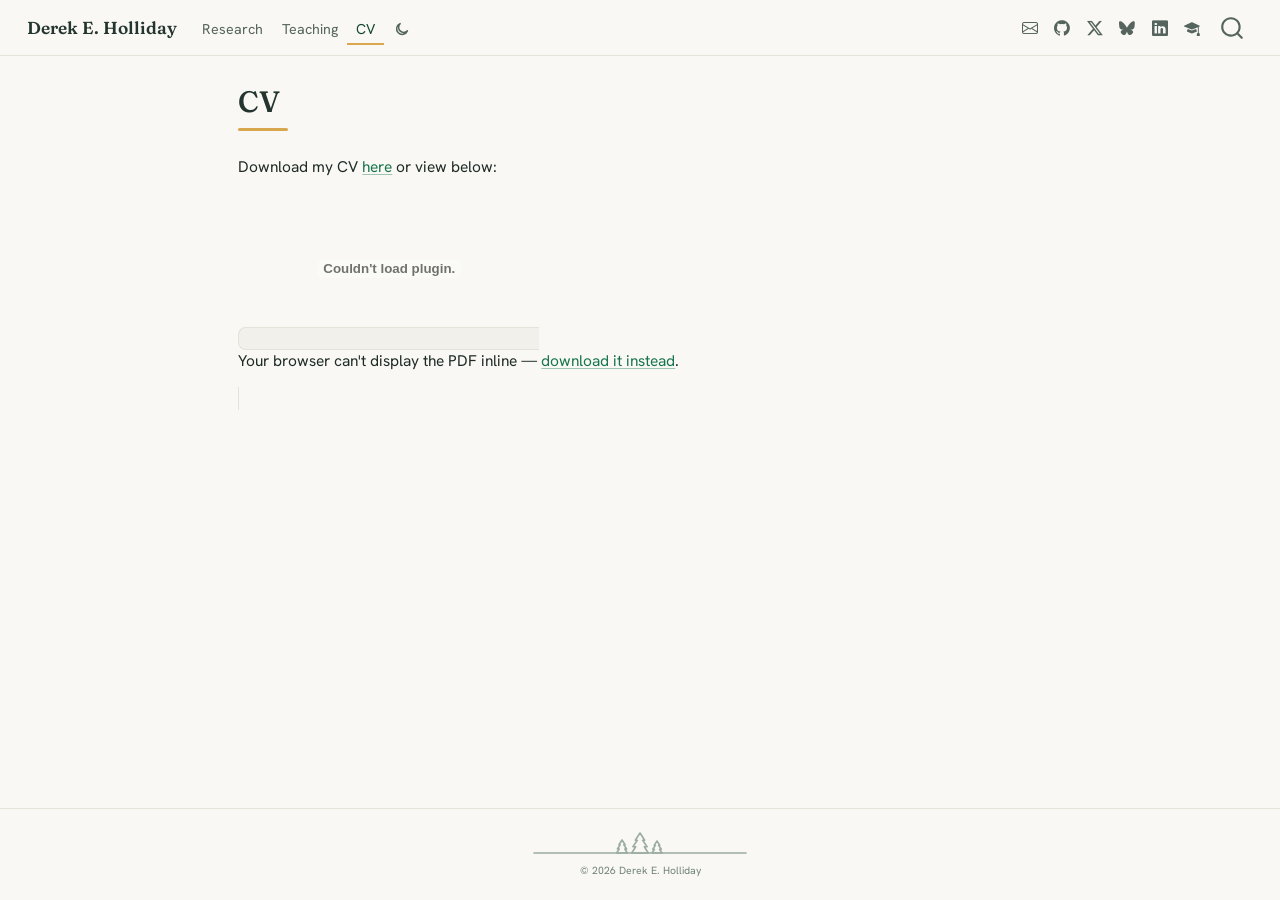
<file: docs/cv.html>
<!DOCTYPE html>
<html xmlns="http://www.w3.org/1999/xhtml" lang="en" xml:lang="en"><head>

<meta charset="utf-8">
<meta name="generator" content="quarto-1.9.38">

<meta name="viewport" content="width=device-width, initial-scale=1.0, user-scalable=yes">


<title>CV – Derek E. Holliday</title>
<style>
/* Default styles provided by pandoc.
** See https://pandoc.org/MANUAL.html#variables-for-html for config info.
*/
code{white-space: pre-wrap;}
span.smallcaps{font-variant: small-caps;}
div.columns{display: flex; gap: min(4vw, 1.5em);}
div.column{flex: auto; overflow-x: auto;}
div.hanging-indent{margin-left: 1.5em; text-indent: -1.5em;}
ul.task-list{list-style: none;}
ul.task-list li input[type="checkbox"] {
  width: 0.8em;
  margin: 0 0.8em 0.2em -1em; /* quarto-specific, see https://github.com/quarto-dev/quarto-cli/issues/4556 */ 
  vertical-align: middle;
}
</style>


<script src="site_libs/quarto-nav/quarto-nav.js"></script>
<script src="site_libs/quarto-nav/headroom.min.js"></script>
<script src="site_libs/clipboard/clipboard.min.js"></script>
<script src="site_libs/quarto-search/autocomplete.umd.js"></script>
<script src="site_libs/quarto-search/fuse.min.js"></script>
<script src="site_libs/quarto-search/quarto-search.js"></script>
<meta name="quarto:offset" content="./">
<link href="./favicon.svg" rel="icon" type="image/svg+xml">
<script src="site_libs/quarto-html/quarto.js" type="module"></script>
<script src="site_libs/quarto-html/tabsets/tabsets.js" type="module"></script>
<script src="site_libs/quarto-html/popper.min.js"></script>
<script src="site_libs/quarto-html/tippy.umd.min.js"></script>
<link href="site_libs/quarto-html/tippy.css" rel="stylesheet">
<link href="site_libs/quarto-html/quarto-syntax-highlighting-949ceaa56ea364b0f0e87398b301f850.css" rel="stylesheet" class="quarto-color-scheme" id="quarto-text-highlighting-styles">
<link href="site_libs/quarto-html/quarto-syntax-highlighting-dark-6af6b1ed15c77f19e211377a8beffc89.css" rel="stylesheet" class="quarto-color-scheme quarto-color-alternate" id="quarto-text-highlighting-styles">
<link href="site_libs/quarto-html/quarto-syntax-highlighting-949ceaa56ea364b0f0e87398b301f850.css" rel="stylesheet" class="quarto-color-scheme-extra" id="quarto-text-highlighting-styles">
<script src="site_libs/bootstrap/bootstrap.min.js"></script>
<link href="site_libs/bootstrap/bootstrap-icons.css" rel="stylesheet">
<link href="site_libs/bootstrap/bootstrap-f4daa3d62e4de1dcaf8e4707128598a7.min.css" rel="stylesheet" append-hash="true" class="quarto-color-scheme" id="quarto-bootstrap" data-mode="light">
<link href="site_libs/bootstrap/bootstrap-dark-1b757f4082988d50af8f5d664a171cd3.min.css" rel="stylesheet" append-hash="true" class="quarto-color-scheme quarto-color-alternate" id="quarto-bootstrap" data-mode="dark">
<link href="site_libs/bootstrap/bootstrap-f4daa3d62e4de1dcaf8e4707128598a7.min.css" rel="stylesheet" append-hash="true" class="quarto-color-scheme-extra" id="quarto-bootstrap" data-mode="light">
<script id="quarto-search-options" type="application/json">{
  "location": "navbar",
  "copy-button": false,
  "collapse-after": 3,
  "panel-placement": "end",
  "type": "overlay",
  "limit": 50,
  "keyboard-shortcut": [
    "f",
    "/",
    "s"
  ],
  "show-item-context": false,
  "language": {
    "search-no-results-text": "No results",
    "search-matching-documents-text": "matching documents",
    "search-copy-link-title": "Copy link to search",
    "search-hide-matches-text": "Hide additional matches",
    "search-more-match-text": "more match in this document",
    "search-more-matches-text": "more matches in this document",
    "search-clear-button-title": "Clear",
    "search-text-placeholder": "",
    "search-detached-cancel-button-title": "Cancel",
    "search-submit-button-title": "Submit",
    "search-label": "Search"
  }
}</script>
<script async="" src="https://www.googletagmanager.com/gtag/js?id=G-FPCYV6SXD6"></script>

<script type="text/javascript">

window.dataLayer = window.dataLayer || [];
function gtag(){dataLayer.push(arguments);}
gtag('js', new Date());
gtag('config', 'G-FPCYV6SXD6', { 'anonymize_ip': true});
</script>
<style>html{ scroll-behavior: smooth; }</style>


</head>

<body class="nav-fixed fullcontent quarto-light"><script id="quarto-html-before-body" type="application/javascript">
    const toggleBodyColorMode = (bsSheetEl) => {
      const mode = bsSheetEl.getAttribute("data-mode");
      const bodyEl = window.document.querySelector("body");
      if (mode === "dark") {
        bodyEl.classList.add("quarto-dark");
        bodyEl.classList.remove("quarto-light");
      } else {
        bodyEl.classList.add("quarto-light");
        bodyEl.classList.remove("quarto-dark");
      }
    }
    const toggleBodyColorPrimary = () => {
      const bsSheetEl = window.document.querySelector("link#quarto-bootstrap:not([rel=disabled-stylesheet])");
      if (bsSheetEl) {
        toggleBodyColorMode(bsSheetEl);
      }
    }
    const setColorSchemeToggle = (alternate) => {
      const toggles = window.document.querySelectorAll('.quarto-color-scheme-toggle');
      for (let i=0; i < toggles.length; i++) {
        const toggle = toggles[i];
        if (toggle) {
          if (alternate) {
            toggle.classList.add("alternate");
          } else {
            toggle.classList.remove("alternate");
          }
        }
      }
    };
    const toggleColorMode = (alternate) => {
      // Switch the stylesheets
      const primaryStylesheets = window.document.querySelectorAll('link.quarto-color-scheme:not(.quarto-color-alternate)');
      const alternateStylesheets = window.document.querySelectorAll('link.quarto-color-scheme.quarto-color-alternate');
      manageTransitions('#quarto-margin-sidebar .nav-link', false);
      if (alternate) {
        // note: dark is layered on light, we don't disable primary!
        enableStylesheet(alternateStylesheets);
        for (const sheetNode of alternateStylesheets) {
          if (sheetNode.id === "quarto-bootstrap") {
            toggleBodyColorMode(sheetNode);
          }
        }
      } else {
        disableStylesheet(alternateStylesheets);
        enableStylesheet(primaryStylesheets)
        toggleBodyColorPrimary();
      }
      manageTransitions('#quarto-margin-sidebar .nav-link', true);
      // Switch the toggles
      setColorSchemeToggle(alternate)
      // Hack to workaround the fact that safari doesn't
      // properly recolor the scrollbar when toggling (#1455)
      if (navigator.userAgent.indexOf('Safari') > 0 && navigator.userAgent.indexOf('Chrome') == -1) {
        manageTransitions("body", false);
        window.scrollTo(0, 1);
        setTimeout(() => {
          window.scrollTo(0, 0);
          manageTransitions("body", true);
        }, 40);
      }
    }
    const disableStylesheet = (stylesheets) => {
      for (let i=0; i < stylesheets.length; i++) {
        const stylesheet = stylesheets[i];
        stylesheet.rel = 'disabled-stylesheet';
      }
    }
    const enableStylesheet = (stylesheets) => {
      for (let i=0; i < stylesheets.length; i++) {
        const stylesheet = stylesheets[i];
        if(stylesheet.rel !== 'stylesheet') { // for Chrome, which will still FOUC without this check
          stylesheet.rel = 'stylesheet';
        }
      }
    }
    const manageTransitions = (selector, allowTransitions) => {
      const els = window.document.querySelectorAll(selector);
      for (let i=0; i < els.length; i++) {
        const el = els[i];
        if (allowTransitions) {
          el.classList.remove('notransition');
        } else {
          el.classList.add('notransition');
        }
      }
    }
    const isFileUrl = () => {
      return window.location.protocol === 'file:';
    }
    const hasAlternateSentinel = () => {
      let styleSentinel = getColorSchemeSentinel();
      if (styleSentinel !== null) {
        return styleSentinel === "alternate";
      } else {
        return false;
      }
    }
    const setStyleSentinel = (alternate) => {
      const value = alternate ? "alternate" : "default";
      if (!isFileUrl()) {
        window.localStorage.setItem("quarto-color-scheme", value);
      } else {
        localAlternateSentinel = value;
      }
    }
    const getColorSchemeSentinel = () => {
      if (!isFileUrl()) {
        const storageValue = window.localStorage.getItem("quarto-color-scheme");
        return storageValue != null ? storageValue : localAlternateSentinel;
      } else {
        return localAlternateSentinel;
      }
    }
    const toggleGiscusIfUsed = (isAlternate, darkModeDefault) => {
      const baseTheme = document.querySelector('#giscus-base-theme')?.value ?? 'light';
      const alternateTheme = document.querySelector('#giscus-alt-theme')?.value ?? 'dark';
      let newTheme = '';
      if(authorPrefersDark) {
        newTheme = isAlternate ? baseTheme : alternateTheme;
      } else {
        newTheme = isAlternate ? alternateTheme : baseTheme;
      }
      const changeGiscusTheme = () => {
        // From: https://github.com/giscus/giscus/issues/336
        const sendMessage = (message) => {
          const iframe = document.querySelector('iframe.giscus-frame');
          if (!iframe) return;
          iframe.contentWindow.postMessage({ giscus: message }, 'https://giscus.app');
        }
        sendMessage({
          setConfig: {
            theme: newTheme
          }
        });
      }
      const isGiscussLoaded = window.document.querySelector('iframe.giscus-frame') !== null;
      if (isGiscussLoaded) {
        changeGiscusTheme();
      }
    };
    const authorPrefersDark = false;
    const queryPrefersDark = window.matchMedia('(prefers-color-scheme: dark)');
    const darkModeDefault = queryPrefersDark.matches;
      document.querySelector('link#quarto-text-highlighting-styles.quarto-color-scheme-extra').rel = 'disabled-stylesheet';
      document.querySelector('link#quarto-bootstrap.quarto-color-scheme-extra').rel = 'disabled-stylesheet';
    let localAlternateSentinel = darkModeDefault ? 'alternate' : 'default';
    // Dark / light mode switch
    window.quartoToggleColorScheme = () => {
      // Read the current dark / light value
      let toAlternate = !hasAlternateSentinel();
      toggleColorMode(toAlternate);
      setStyleSentinel(toAlternate);
      toggleGiscusIfUsed(toAlternate, darkModeDefault);
      window.dispatchEvent(new Event('resize'));
    };
    queryPrefersDark.addEventListener("change", e => {
      if(window.localStorage.getItem("quarto-color-scheme") !== null)
        return;
      const alternate = e.matches
      toggleColorMode(alternate);
      localAlternateSentinel = e.matches ? 'alternate' : 'default'; // this is used alongside local storage!
      toggleGiscusIfUsed(alternate, darkModeDefault);
    });
    // Switch to dark mode if need be
    if (hasAlternateSentinel()) {
      toggleColorMode(true);
    } else {
      toggleColorMode(false);
    }
  </script>

<div id="quarto-search-results"></div>
  <header id="quarto-header" class="headroom fixed-top">
    <nav class="navbar navbar-expand-lg " data-bs-theme="dark">
      <div class="navbar-container container-fluid">
      <div class="navbar-brand-container mx-auto">
    <a class="navbar-brand" href="./index.html">
    <span class="navbar-title">Derek E. Holliday</span>
    </a>
  </div>
            <div id="quarto-search" class="" title="Search"></div>
          <button class="navbar-toggler" type="button" data-bs-toggle="collapse" data-bs-target="#navbarCollapse" aria-controls="navbarCollapse" role="menu" aria-expanded="false" aria-label="Toggle navigation" onclick="if (window.quartoToggleHeadroom) { window.quartoToggleHeadroom(); }">
  <span class="navbar-toggler-icon"></span>
</button>
          <div class="collapse navbar-collapse" id="navbarCollapse">
            <ul class="navbar-nav navbar-nav-scroll me-auto">
  <li class="nav-item">
    <a class="nav-link" href="./research.html"> 
<span class="menu-text">Research</span></a>
  </li>  
  <li class="nav-item">
    <a class="nav-link" href="./teaching.html"> 
<span class="menu-text">Teaching</span></a>
  </li>  
  <li class="nav-item">
    <a class="nav-link active" href="./cv.html" aria-current="page"> 
<span class="menu-text">CV</span></a>
  </li>  
</ul>
            <ul class="navbar-nav navbar-nav-scroll ms-auto">
  <li class="nav-item compact">
    <a class="nav-link" href="mailto:derek.holliday@gwu.edu"> <i class="bi bi-envelope" role="img" aria-label="Email">
</i> 
<span class="menu-text"></span></a>
  </li>  
  <li class="nav-item compact">
    <a class="nav-link" href="https://github.com/deholliday"> <i class="bi bi-github" role="img" aria-label="GitHub">
</i> 
<span class="menu-text"></span></a>
  </li>  
  <li class="nav-item compact">
    <a class="nav-link" href="https://twitter.com/d_e_holliday"> <i class="bi bi-twitter-x" role="img" aria-label="X">
</i> 
<span class="menu-text"></span></a>
  </li>  
  <li class="nav-item compact">
    <a class="nav-link" href="https://bsky.app/profile/derekholliday.com"> <i class="bi bi-bluesky" role="img" aria-label="Bluesky">
</i> 
<span class="menu-text"></span></a>
  </li>  
  <li class="nav-item compact">
    <a class="nav-link" href="https://www.linkedin.com/in/derekholliday"> <i class="bi bi-linkedin" role="img" aria-label="LinkedIn">
</i> 
<span class="menu-text"></span></a>
  </li>  
  <li class="nav-item compact">
    <a class="nav-link" href="https://scholar.google.com/citations?user=XGtWgEwAAAAJ&amp;hl=en"> <i class="bi bi-mortarboard-fill" role="img" aria-label="Google Scholar">
</i> 
<span class="menu-text"></span></a>
  </li>  
</ul>
          </div> <!-- /navcollapse -->
            <div class="quarto-navbar-tools">
  <a href="" class="quarto-color-scheme-toggle quarto-navigation-tool  px-1" onclick="window.quartoToggleColorScheme(); return false;" title="Toggle dark mode"><i class="bi"></i></a>
</div>
      </div> <!-- /container-fluid -->
    </nav>
</header>
<!-- content -->
<div id="quarto-content" class="quarto-container page-columns page-rows-contents page-layout-article page-navbar">
<!-- sidebar -->
<!-- margin-sidebar -->
    
<!-- main -->
<main class="content" id="quarto-document-content">


<header id="title-block-header" class="quarto-title-block default">
<div class="quarto-title">
<h1 class="title">CV</h1>
</div>



<div class="quarto-title-meta">

    
  
    
  </div>
  


</header>


<p>Download my CV <a href="Holliday_CV.pdf?v=506327baaa" target="_blank" rel="noopener">here</a> or view below:</p>
<object data="Holliday_CV.pdf?v=506327baaa" type="application/pdf" class="cv-embed">
  <embed src="Holliday_CV.pdf?v=506327baaa" type="application/pdf">
  <p>Your browser can't display the PDF inline —
     <a href="Holliday_CV.pdf?v=506327baaa" target="_blank" rel="noopener">download it instead</a>.</p>
</object>



</main> <!-- /main -->
<script>
// Navbar behaviors: responsive placement of the light/dark toggle, its
// tooltip, the crossfade on theme swap, and the External Profiles subheader
// in the collapsed menu. Companion styles live in holliday-site.scss.
(function () {
  var t;
  function fade() {
    var root = document.documentElement;
    root.classList.add("theme-fading");
    clearTimeout(t);
    t = setTimeout(function () { root.classList.remove("theme-fading"); }, 500);
  }
  function label() {
    var el = document.querySelector(".quarto-color-scheme-toggle");
    if (!el) return;
    var name = el.classList.contains("alternate")
      ? "Switch to light mode" : "Switch to dark mode";
    el.setAttribute("title", name);
    el.setAttribute("aria-label", name);
  }
  // runs in the capture phase so the class is on before Quarto swaps stylesheets
  document.addEventListener("click", function (e) {
    if (e.target.closest && e.target.closest(".quarto-color-scheme-toggle")) {
      fade();
      setTimeout(label, 50); // after Quarto flips the .alternate class
    }
  }, true);
  // also fade when the OS scheme flips under respect-user-color-scheme
  if (window.matchMedia) {
    try {
      window.matchMedia("(prefers-color-scheme: dark)").addEventListener("change", fade);
    } catch (err) { /* older Safari: no fade on OS flips, toggle still fades */ }
  }

  // toggle placement: beside the nav links on wide screens; back in the
  // always-visible tools slot (next to search) when the navbar collapses
  var tools = document.querySelector(".navbar .quarto-navbar-tools");
  var toggle = tools && tools.querySelector(".quarto-color-scheme-toggle");
  var leftNav = document.querySelector(".navbar #navbarCollapse .navbar-nav.me-auto");
  var wide = window.matchMedia("(min-width: 992px)");
  var li = null;
  function placeToggle() {
    if (!toggle || !leftNav) return;
    if (wide.matches) {
      if (!li) {
        li = document.createElement("li");
        li.className = "nav-item nav-item-theme-toggle";
      }
      li.appendChild(toggle);
      leftNav.appendChild(li);
    } else {
      tools.appendChild(toggle);
      if (li && li.parentNode) li.parentNode.removeChild(li);
    }
  }
  placeToggle();
  try { wide.addEventListener("change", placeToggle); }
  catch (err) { window.addEventListener("resize", placeToggle); }

  // collapsed menu: caption the social-icon row (hidden on wide screens)
  var rightNav = document.querySelector(".navbar #navbarCollapse .navbar-nav.ms-auto");
  if (rightNav) {
    var header = document.createElement("li");
    header.className = "nav-item profiles-header d-lg-none";
    header.textContent = "External Profiles";
    rightNav.insertBefore(header, rightNav.firstChild);
  }

  label();
})();
</script>
<script id="quarto-html-after-body" type="application/javascript">
  window.document.addEventListener("DOMContentLoaded", function (event) {
    // Ensure there is a toggle, if there isn't float one in the top right
    if (window.document.querySelector('.quarto-color-scheme-toggle') === null) {
      const a = window.document.createElement('a');
      a.classList.add('top-right');
      a.classList.add('quarto-color-scheme-toggle');
      a.href = "";
      a.onclick = function() { try { window.quartoToggleColorScheme(); } catch {} return false; };
      const i = window.document.createElement("i");
      i.classList.add('bi');
      a.appendChild(i);
      window.document.body.appendChild(a);
    }
    setColorSchemeToggle(hasAlternateSentinel())
    const isCodeAnnotation = (el) => {
      for (const clz of el.classList) {
        if (clz.startsWith('code-annotation-')) {                     
          return true;
        }
      }
      return false;
    }
    const onCopySuccess = function(e) {
      // button target
      const button = e.trigger;
      // don't keep focus
      button.blur();
      // flash "checked"
      button.classList.add('code-copy-button-checked');
      var currentTitle = button.getAttribute("title");
      button.setAttribute("title", "Copied!");
      let tooltip;
      if (window.bootstrap) {
        button.setAttribute("data-bs-toggle", "tooltip");
        button.setAttribute("data-bs-placement", "left");
        button.setAttribute("data-bs-title", "Copied!");
        tooltip = new bootstrap.Tooltip(button, 
          { trigger: "manual", 
            customClass: "code-copy-button-tooltip",
            offset: [0, -8]});
        tooltip.show();    
      }
      setTimeout(function() {
        if (tooltip) {
          tooltip.hide();
          button.removeAttribute("data-bs-title");
          button.removeAttribute("data-bs-toggle");
          button.removeAttribute("data-bs-placement");
        }
        button.setAttribute("title", currentTitle);
        button.classList.remove('code-copy-button-checked');
      }, 1000);
      // clear code selection
      e.clearSelection();
    }
    const getTextToCopy = function(trigger) {
      const outerScaffold = trigger.parentElement.cloneNode(true);
      const codeEl = outerScaffold.querySelector('code');
      for (const childEl of codeEl.children) {
        if (isCodeAnnotation(childEl)) {
          childEl.remove();
        }
      }
      return codeEl.innerText;
    }
    const clipboard = new window.ClipboardJS('.code-copy-button:not([data-in-quarto-modal])', {
      text: getTextToCopy
    });
    clipboard.on('success', onCopySuccess);
    if (window.document.getElementById('quarto-embedded-source-code-modal')) {
      const clipboardModal = new window.ClipboardJS('.code-copy-button[data-in-quarto-modal]', {
        text: getTextToCopy,
        container: window.document.getElementById('quarto-embedded-source-code-modal')
      });
      clipboardModal.on('success', onCopySuccess);
    }
      var localhostRegex = new RegExp(/^(?:http|https):\/\/localhost\:?[0-9]*\//);
      var mailtoRegex = new RegExp(/^mailto:/);
        var filterRegex = new RegExp("https:\/\/derekholliday\.com");
      var isInternal = (href) => {
          return filterRegex.test(href) || localhostRegex.test(href) || mailtoRegex.test(href);
      }
      // Inspect non-navigation links and adorn them if external
     var links = window.document.querySelectorAll('a[href]:not(.nav-link):not(.navbar-brand):not(.toc-action):not(.sidebar-link):not(.sidebar-item-toggle):not(.pagination-link):not(.no-external):not([aria-hidden]):not(.dropdown-item):not(.quarto-navigation-tool):not(.about-link)');
      for (var i=0; i<links.length; i++) {
        const link = links[i];
        if (!isInternal(link.href)) {
          // undo the damage that might have been done by quarto-nav.js in the case of
          // links that we want to consider external
          if (link.dataset.originalHref !== undefined) {
            link.href = link.dataset.originalHref;
          }
            // target, if specified
            link.setAttribute("target", "_blank");
            if (link.getAttribute("rel") === null) {
              link.setAttribute("rel", "noopener");
            }
        }
      }
    function tippyHover(el, contentFn, onTriggerFn, onUntriggerFn) {
      const config = {
        allowHTML: true,
        maxWidth: 500,
        delay: 100,
        arrow: false,
        appendTo: function(el) {
            return el.parentElement;
        },
        interactive: true,
        interactiveBorder: 10,
        theme: 'quarto',
        placement: 'bottom-start',
      };
      if (contentFn) {
        config.content = contentFn;
      }
      if (onTriggerFn) {
        config.onTrigger = onTriggerFn;
      }
      if (onUntriggerFn) {
        config.onUntrigger = onUntriggerFn;
      }
      window.tippy(el, config); 
    }
    const noterefs = window.document.querySelectorAll('a[role="doc-noteref"]');
    for (var i=0; i<noterefs.length; i++) {
      const ref = noterefs[i];
      tippyHover(ref, function() {
        // use id or data attribute instead here
        let href = ref.getAttribute('data-footnote-href') || ref.getAttribute('href');
        try { href = new URL(href).hash; } catch {}
        const id = href.replace(/^#\/?/, "");
        const note = window.document.getElementById(id);
        if (note) {
          return note.innerHTML;
        } else {
          return "";
        }
      });
    }
    const xrefs = window.document.querySelectorAll('a.quarto-xref');
    const processXRef = (id, note) => {
      // Strip column container classes
      const stripColumnClz = (el) => {
        el.classList.remove("page-full", "page-columns");
        if (el.children) {
          for (const child of el.children) {
            stripColumnClz(child);
          }
        }
      }
      stripColumnClz(note)
      if (id === null || id.startsWith('sec-')) {
        // Special case sections, only their first couple elements
        const container = document.createElement("div");
        if (note.children && note.children.length > 2) {
          container.appendChild(note.children[0].cloneNode(true));
          for (let i = 1; i < note.children.length; i++) {
            const child = note.children[i];
            if (child.tagName === "P" && child.innerText === "") {
              continue;
            } else {
              container.appendChild(child.cloneNode(true));
              break;
            }
          }
          if (window.Quarto?.typesetMath) {
            window.Quarto.typesetMath(container);
          }
          return container.innerHTML
        } else {
          if (window.Quarto?.typesetMath) {
            window.Quarto.typesetMath(note);
          }
          return note.innerHTML;
        }
      } else {
        // Remove any anchor links if they are present
        const anchorLink = note.querySelector('a.anchorjs-link');
        if (anchorLink) {
          anchorLink.remove();
        }
        if (window.Quarto?.typesetMath) {
          window.Quarto.typesetMath(note);
        }
        if (note.classList.contains("callout")) {
          return note.outerHTML;
        } else {
          return note.innerHTML;
        }
      }
    }
    for (var i=0; i<xrefs.length; i++) {
      const xref = xrefs[i];
      tippyHover(xref, undefined, function(instance) {
        instance.disable();
        let url = xref.getAttribute('href');
        let hash = undefined; 
        if (url.startsWith('#')) {
          hash = url;
        } else {
          try { hash = new URL(url).hash; } catch {}
        }
        if (hash) {
          const id = hash.replace(/^#\/?/, "");
          const note = window.document.getElementById(id);
          if (note !== null) {
            try {
              const html = processXRef(id, note.cloneNode(true));
              instance.setContent(html);
            } finally {
              instance.enable();
              instance.show();
            }
          } else {
            // See if we can fetch this
            fetch(url.split('#')[0])
            .then(res => res.text())
            .then(html => {
              const parser = new DOMParser();
              const htmlDoc = parser.parseFromString(html, "text/html");
              const note = htmlDoc.getElementById(id);
              if (note !== null) {
                const html = processXRef(id, note);
                instance.setContent(html);
              } 
            }).finally(() => {
              instance.enable();
              instance.show();
            });
          }
        } else {
          // See if we can fetch a full url (with no hash to target)
          // This is a special case and we should probably do some content thinning / targeting
          fetch(url)
          .then(res => res.text())
          .then(html => {
            const parser = new DOMParser();
            const htmlDoc = parser.parseFromString(html, "text/html");
            const note = htmlDoc.querySelector('main.content');
            if (note !== null) {
              // This should only happen for chapter cross references
              // (since there is no id in the URL)
              // remove the first header
              if (note.children.length > 0 && note.children[0].tagName === "HEADER") {
                note.children[0].remove();
              }
              const html = processXRef(null, note);
              instance.setContent(html);
            } 
          }).finally(() => {
            instance.enable();
            instance.show();
          });
        }
      }, function(instance) {
      });
    }
        let selectedAnnoteEl;
        const selectorForAnnotation = ( cell, annotation) => {
          let cellAttr = 'data-code-cell="' + cell + '"';
          let lineAttr = 'data-code-annotation="' +  annotation + '"';
          const selector = 'span[' + cellAttr + '][' + lineAttr + ']';
          return selector;
        }
        const selectCodeLines = (annoteEl) => {
          const doc = window.document;
          const targetCell = annoteEl.getAttribute("data-target-cell");
          const targetAnnotation = annoteEl.getAttribute("data-target-annotation");
          const annoteSpan = window.document.querySelector(selectorForAnnotation(targetCell, targetAnnotation));
          const lines = annoteSpan.getAttribute("data-code-lines").split(",");
          const lineIds = lines.map((line) => {
            return targetCell + "-" + line;
          })
          let top = null;
          let height = null;
          let parent = null;
          if (lineIds.length > 0) {
              //compute the position of the single el (top and bottom and make a div)
              const el = window.document.getElementById(lineIds[0]);
              top = el.offsetTop;
              height = el.offsetHeight;
              parent = el.parentElement.parentElement;
            if (lineIds.length > 1) {
              const lastEl = window.document.getElementById(lineIds[lineIds.length - 1]);
              const bottom = lastEl.offsetTop + lastEl.offsetHeight;
              height = bottom - top;
            }
            if (top !== null && height !== null && parent !== null) {
              // cook up a div (if necessary) and position it 
              let div = window.document.getElementById("code-annotation-line-highlight");
              if (div === null) {
                div = window.document.createElement("div");
                div.setAttribute("id", "code-annotation-line-highlight");
                div.style.position = 'absolute';
                parent.appendChild(div);
              }
              div.style.top = top - 2 + "px";
              div.style.height = height + 4 + "px";
              div.style.left = 0;
              let gutterDiv = window.document.getElementById("code-annotation-line-highlight-gutter");
              if (gutterDiv === null) {
                gutterDiv = window.document.createElement("div");
                gutterDiv.setAttribute("id", "code-annotation-line-highlight-gutter");
                gutterDiv.style.position = 'absolute';
                const codeCell = window.document.getElementById(targetCell);
                const gutter = codeCell.querySelector('.code-annotation-gutter');
                gutter.appendChild(gutterDiv);
              }
              gutterDiv.style.top = top - 2 + "px";
              gutterDiv.style.height = height + 4 + "px";
            }
            selectedAnnoteEl = annoteEl;
          }
        };
        const unselectCodeLines = () => {
          const elementsIds = ["code-annotation-line-highlight", "code-annotation-line-highlight-gutter"];
          elementsIds.forEach((elId) => {
            const div = window.document.getElementById(elId);
            if (div) {
              div.remove();
            }
          });
          selectedAnnoteEl = undefined;
        };
          // Handle positioning of the toggle
      window.addEventListener(
        "resize",
        throttle(() => {
          elRect = undefined;
          if (selectedAnnoteEl) {
            selectCodeLines(selectedAnnoteEl);
          }
        }, 10)
      );
      function throttle(fn, ms) {
      let throttle = false;
      let timer;
        return (...args) => {
          if(!throttle) { // first call gets through
              fn.apply(this, args);
              throttle = true;
          } else { // all the others get throttled
              if(timer) clearTimeout(timer); // cancel #2
              timer = setTimeout(() => {
                fn.apply(this, args);
                timer = throttle = false;
              }, ms);
          }
        };
      }
        // Attach click handler to the DT
        const annoteDls = window.document.querySelectorAll('dt[data-target-cell]');
        for (const annoteDlNode of annoteDls) {
          annoteDlNode.addEventListener('click', (event) => {
            const clickedEl = event.target;
            if (clickedEl !== selectedAnnoteEl) {
              unselectCodeLines();
              const activeEl = window.document.querySelector('dt[data-target-cell].code-annotation-active');
              if (activeEl) {
                activeEl.classList.remove('code-annotation-active');
              }
              selectCodeLines(clickedEl);
              clickedEl.classList.add('code-annotation-active');
            } else {
              // Unselect the line
              unselectCodeLines();
              clickedEl.classList.remove('code-annotation-active');
            }
          });
        }
    const findCites = (el) => {
      const parentEl = el.parentElement;
      if (parentEl) {
        const cites = parentEl.dataset.cites;
        if (cites) {
          return {
            el,
            cites: cites.split(' ')
          };
        } else {
          return findCites(el.parentElement)
        }
      } else {
        return undefined;
      }
    };
    var bibliorefs = window.document.querySelectorAll('a[role="doc-biblioref"]');
    for (var i=0; i<bibliorefs.length; i++) {
      const ref = bibliorefs[i];
      const citeInfo = findCites(ref);
      if (citeInfo) {
        tippyHover(citeInfo.el, function() {
          var popup = window.document.createElement('div');
          citeInfo.cites.forEach(function(cite) {
            var citeDiv = window.document.createElement('div');
            citeDiv.classList.add('hanging-indent');
            citeDiv.classList.add('csl-entry');
            var biblioDiv = window.document.getElementById('ref-' + cite);
            if (biblioDiv) {
              citeDiv.innerHTML = biblioDiv.innerHTML;
            }
            popup.appendChild(citeDiv);
          });
          return popup.innerHTML;
        });
      }
    }
  });
  </script>
</div> <!-- /content -->
<footer class="footer">
  <div class="nav-footer">
    <div class="nav-footer-left">
      &nbsp;
    </div>   
    <div class="nav-footer-center">
<div class="footer-treeline">
<svg xmlns="http://www.w3.org/2000/svg" viewbox="0 0 220 32" width="220" height="32" fill="none" stroke="currentColor" stroke-width="1.6" stroke-linecap="round" stroke-linejoin="round" role="img" aria-label="">
<path d="M4 27 H216"></path><path d="M110 7 L114.7 14.3 H112.7 L117.1 20.8 H114.3 L118.3 27 H101.7 L105.7 20.8 H102.9 L107.3 14.3 H105.3 Z"></path><path d="M92 14 L95.1 18.8 H93.8 L96.6 23 H94.8 L97.4 27 H86.6 L89.2 23 H87.4 L90.2 18.8 H88.9 Z"></path><path d="M127 15 L129.8 19.4 H128.6 L131.3 23.3 H129.6 L132 27 H122 L124.4 23.3 H122.7 L125.4 19.4 H124.2 Z"></path>
</svg>
</div>
<div class="footer-note">
© 2026 Derek E. Holliday
</div>
</div>
    <div class="nav-footer-right">
      &nbsp;
    </div>
  </div>
</footer>




<script src="site_libs/quarto-html/zenscroll-min.js"></script>
</body></html>
</file>
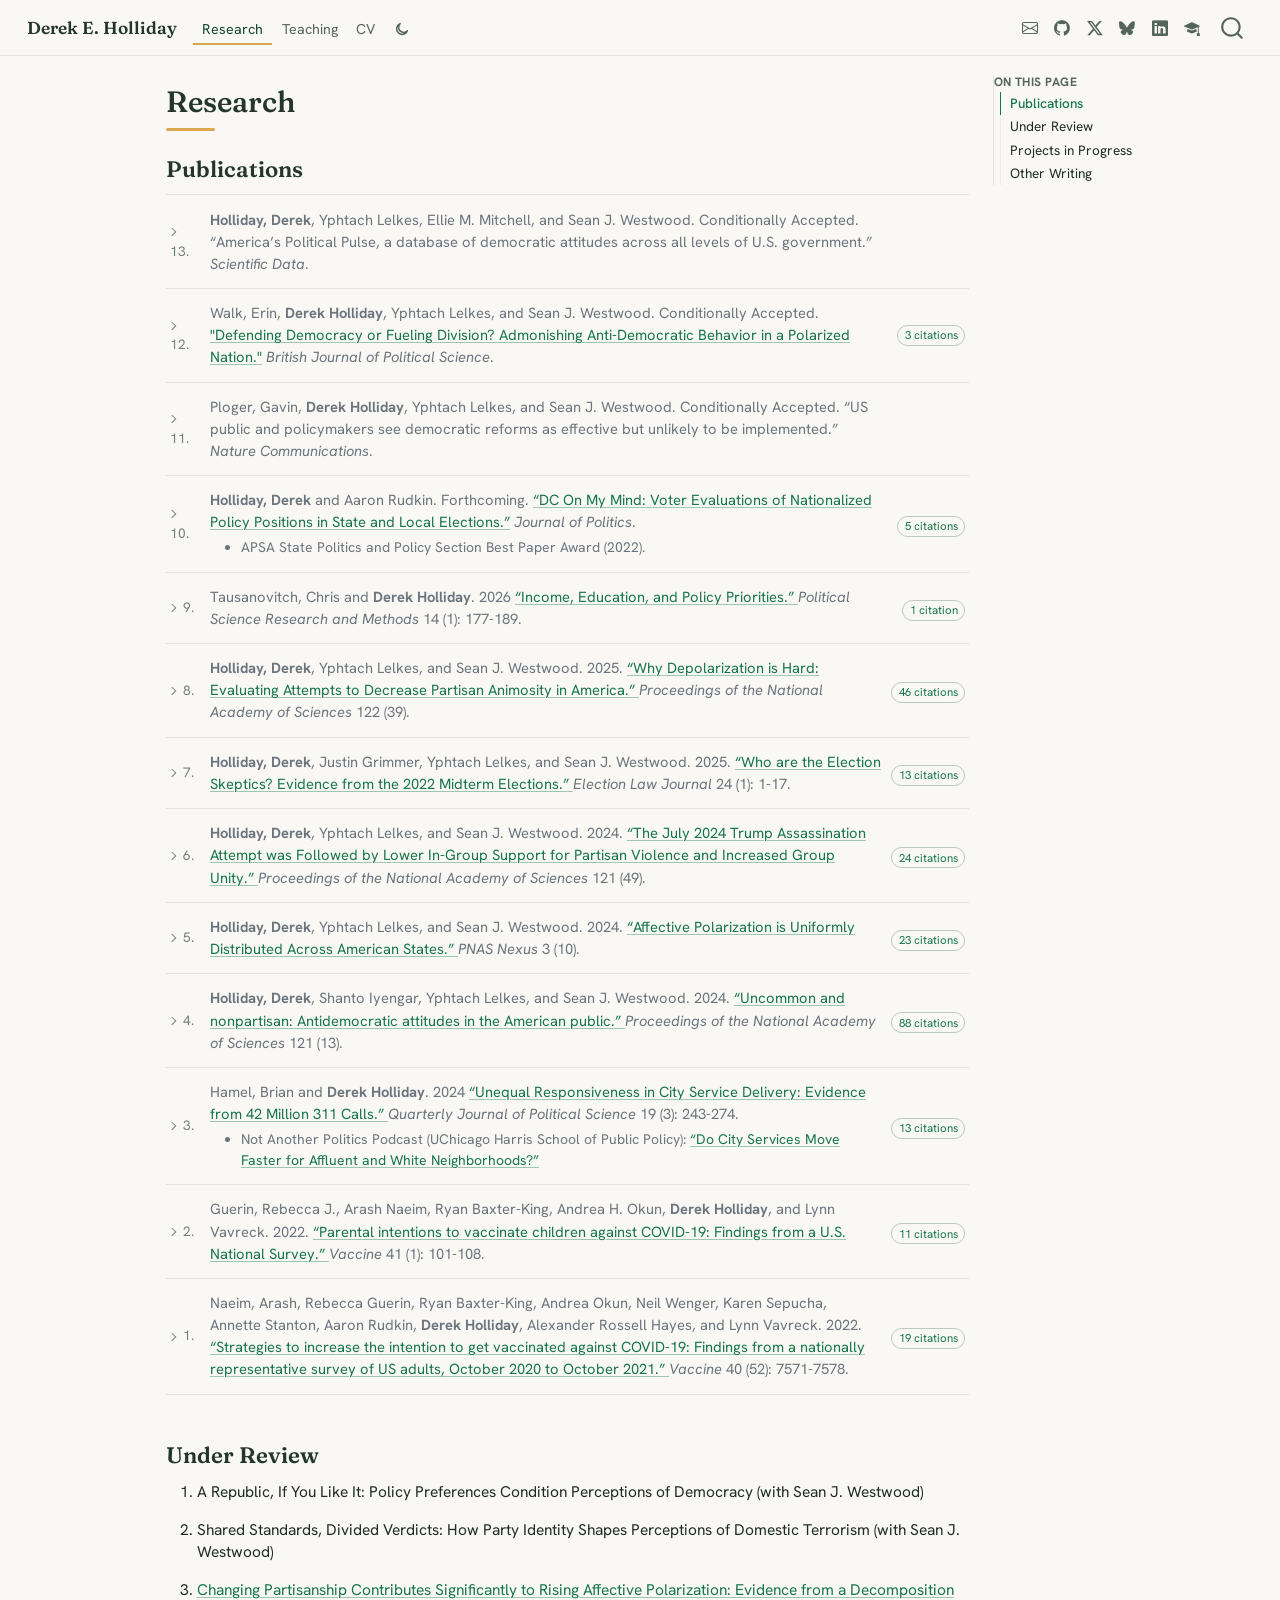
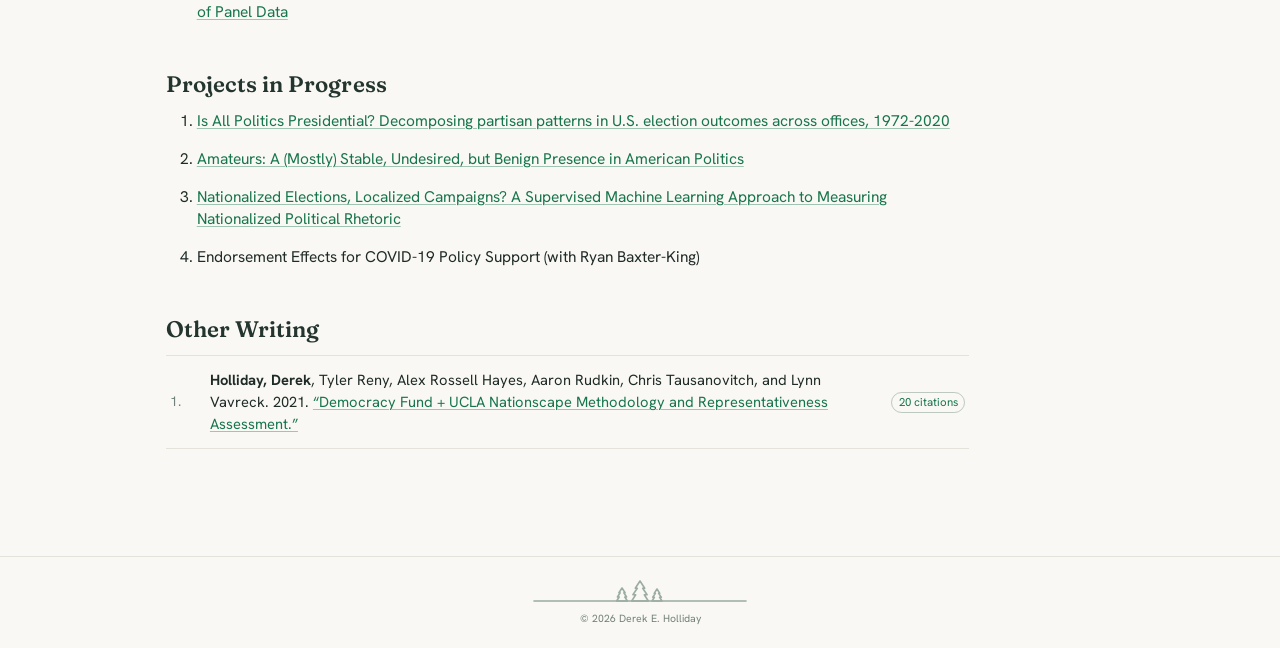
<file: docs/research.html>
<!DOCTYPE html>
<html xmlns="http://www.w3.org/1999/xhtml" lang="en" xml:lang="en"><head>

<meta charset="utf-8">
<meta name="generator" content="quarto-1.9.38">

<meta name="viewport" content="width=device-width, initial-scale=1.0, user-scalable=yes">


<title>Research – Derek E. Holliday</title>
<style>
/* Default styles provided by pandoc.
** See https://pandoc.org/MANUAL.html#variables-for-html for config info.
*/
code{white-space: pre-wrap;}
span.smallcaps{font-variant: small-caps;}
div.columns{display: flex; gap: min(4vw, 1.5em);}
div.column{flex: auto; overflow-x: auto;}
div.hanging-indent{margin-left: 1.5em; text-indent: -1.5em;}
ul.task-list{list-style: none;}
ul.task-list li input[type="checkbox"] {
  width: 0.8em;
  margin: 0 0.8em 0.2em -1em; /* quarto-specific, see https://github.com/quarto-dev/quarto-cli/issues/4556 */ 
  vertical-align: middle;
}
</style>


<script src="site_libs/quarto-nav/quarto-nav.js"></script>
<script src="site_libs/quarto-nav/headroom.min.js"></script>
<script src="site_libs/clipboard/clipboard.min.js"></script>
<script src="site_libs/quarto-search/autocomplete.umd.js"></script>
<script src="site_libs/quarto-search/fuse.min.js"></script>
<script src="site_libs/quarto-search/quarto-search.js"></script>
<meta name="quarto:offset" content="./">
<link href="./favicon.svg" rel="icon" type="image/svg+xml">
<script src="site_libs/quarto-html/quarto.js" type="module"></script>
<script src="site_libs/quarto-html/tabsets/tabsets.js" type="module"></script>
<script src="site_libs/quarto-html/popper.min.js"></script>
<script src="site_libs/quarto-html/tippy.umd.min.js"></script>
<link href="site_libs/quarto-html/tippy.css" rel="stylesheet">
<link href="site_libs/quarto-html/quarto-syntax-highlighting-949ceaa56ea364b0f0e87398b301f850.css" rel="stylesheet" class="quarto-color-scheme" id="quarto-text-highlighting-styles">
<link href="site_libs/quarto-html/quarto-syntax-highlighting-dark-6af6b1ed15c77f19e211377a8beffc89.css" rel="stylesheet" class="quarto-color-scheme quarto-color-alternate" id="quarto-text-highlighting-styles">
<link href="site_libs/quarto-html/quarto-syntax-highlighting-949ceaa56ea364b0f0e87398b301f850.css" rel="stylesheet" class="quarto-color-scheme-extra" id="quarto-text-highlighting-styles">
<script src="site_libs/bootstrap/bootstrap.min.js"></script>
<link href="site_libs/bootstrap/bootstrap-icons.css" rel="stylesheet">
<link href="site_libs/bootstrap/bootstrap-f4daa3d62e4de1dcaf8e4707128598a7.min.css" rel="stylesheet" append-hash="true" class="quarto-color-scheme" id="quarto-bootstrap" data-mode="light">
<link href="site_libs/bootstrap/bootstrap-dark-1b757f4082988d50af8f5d664a171cd3.min.css" rel="stylesheet" append-hash="true" class="quarto-color-scheme quarto-color-alternate" id="quarto-bootstrap" data-mode="dark">
<link href="site_libs/bootstrap/bootstrap-f4daa3d62e4de1dcaf8e4707128598a7.min.css" rel="stylesheet" append-hash="true" class="quarto-color-scheme-extra" id="quarto-bootstrap" data-mode="light">
<script id="quarto-search-options" type="application/json">{
  "location": "navbar",
  "copy-button": false,
  "collapse-after": 3,
  "panel-placement": "end",
  "type": "overlay",
  "limit": 50,
  "keyboard-shortcut": [
    "f",
    "/",
    "s"
  ],
  "show-item-context": false,
  "language": {
    "search-no-results-text": "No results",
    "search-matching-documents-text": "matching documents",
    "search-copy-link-title": "Copy link to search",
    "search-hide-matches-text": "Hide additional matches",
    "search-more-match-text": "more match in this document",
    "search-more-matches-text": "more matches in this document",
    "search-clear-button-title": "Clear",
    "search-text-placeholder": "",
    "search-detached-cancel-button-title": "Cancel",
    "search-submit-button-title": "Submit",
    "search-label": "Search"
  }
}</script>
<script async="" src="https://www.googletagmanager.com/gtag/js?id=G-FPCYV6SXD6"></script>

<script type="text/javascript">

window.dataLayer = window.dataLayer || [];
function gtag(){dataLayer.push(arguments);}
gtag('js', new Date());
gtag('config', 'G-FPCYV6SXD6', { 'anonymize_ip': true});
</script>
<style>html{ scroll-behavior: smooth; }</style>


</head>

<body class="nav-fixed quarto-light"><script id="quarto-html-before-body" type="application/javascript">
    const toggleBodyColorMode = (bsSheetEl) => {
      const mode = bsSheetEl.getAttribute("data-mode");
      const bodyEl = window.document.querySelector("body");
      if (mode === "dark") {
        bodyEl.classList.add("quarto-dark");
        bodyEl.classList.remove("quarto-light");
      } else {
        bodyEl.classList.add("quarto-light");
        bodyEl.classList.remove("quarto-dark");
      }
    }
    const toggleBodyColorPrimary = () => {
      const bsSheetEl = window.document.querySelector("link#quarto-bootstrap:not([rel=disabled-stylesheet])");
      if (bsSheetEl) {
        toggleBodyColorMode(bsSheetEl);
      }
    }
    const setColorSchemeToggle = (alternate) => {
      const toggles = window.document.querySelectorAll('.quarto-color-scheme-toggle');
      for (let i=0; i < toggles.length; i++) {
        const toggle = toggles[i];
        if (toggle) {
          if (alternate) {
            toggle.classList.add("alternate");
          } else {
            toggle.classList.remove("alternate");
          }
        }
      }
    };
    const toggleColorMode = (alternate) => {
      // Switch the stylesheets
      const primaryStylesheets = window.document.querySelectorAll('link.quarto-color-scheme:not(.quarto-color-alternate)');
      const alternateStylesheets = window.document.querySelectorAll('link.quarto-color-scheme.quarto-color-alternate');
      manageTransitions('#quarto-margin-sidebar .nav-link', false);
      if (alternate) {
        // note: dark is layered on light, we don't disable primary!
        enableStylesheet(alternateStylesheets);
        for (const sheetNode of alternateStylesheets) {
          if (sheetNode.id === "quarto-bootstrap") {
            toggleBodyColorMode(sheetNode);
          }
        }
      } else {
        disableStylesheet(alternateStylesheets);
        enableStylesheet(primaryStylesheets)
        toggleBodyColorPrimary();
      }
      manageTransitions('#quarto-margin-sidebar .nav-link', true);
      // Switch the toggles
      setColorSchemeToggle(alternate)
      // Hack to workaround the fact that safari doesn't
      // properly recolor the scrollbar when toggling (#1455)
      if (navigator.userAgent.indexOf('Safari') > 0 && navigator.userAgent.indexOf('Chrome') == -1) {
        manageTransitions("body", false);
        window.scrollTo(0, 1);
        setTimeout(() => {
          window.scrollTo(0, 0);
          manageTransitions("body", true);
        }, 40);
      }
    }
    const disableStylesheet = (stylesheets) => {
      for (let i=0; i < stylesheets.length; i++) {
        const stylesheet = stylesheets[i];
        stylesheet.rel = 'disabled-stylesheet';
      }
    }
    const enableStylesheet = (stylesheets) => {
      for (let i=0; i < stylesheets.length; i++) {
        const stylesheet = stylesheets[i];
        if(stylesheet.rel !== 'stylesheet') { // for Chrome, which will still FOUC without this check
          stylesheet.rel = 'stylesheet';
        }
      }
    }
    const manageTransitions = (selector, allowTransitions) => {
      const els = window.document.querySelectorAll(selector);
      for (let i=0; i < els.length; i++) {
        const el = els[i];
        if (allowTransitions) {
          el.classList.remove('notransition');
        } else {
          el.classList.add('notransition');
        }
      }
    }
    const isFileUrl = () => {
      return window.location.protocol === 'file:';
    }
    const hasAlternateSentinel = () => {
      let styleSentinel = getColorSchemeSentinel();
      if (styleSentinel !== null) {
        return styleSentinel === "alternate";
      } else {
        return false;
      }
    }
    const setStyleSentinel = (alternate) => {
      const value = alternate ? "alternate" : "default";
      if (!isFileUrl()) {
        window.localStorage.setItem("quarto-color-scheme", value);
      } else {
        localAlternateSentinel = value;
      }
    }
    const getColorSchemeSentinel = () => {
      if (!isFileUrl()) {
        const storageValue = window.localStorage.getItem("quarto-color-scheme");
        return storageValue != null ? storageValue : localAlternateSentinel;
      } else {
        return localAlternateSentinel;
      }
    }
    const toggleGiscusIfUsed = (isAlternate, darkModeDefault) => {
      const baseTheme = document.querySelector('#giscus-base-theme')?.value ?? 'light';
      const alternateTheme = document.querySelector('#giscus-alt-theme')?.value ?? 'dark';
      let newTheme = '';
      if(authorPrefersDark) {
        newTheme = isAlternate ? baseTheme : alternateTheme;
      } else {
        newTheme = isAlternate ? alternateTheme : baseTheme;
      }
      const changeGiscusTheme = () => {
        // From: https://github.com/giscus/giscus/issues/336
        const sendMessage = (message) => {
          const iframe = document.querySelector('iframe.giscus-frame');
          if (!iframe) return;
          iframe.contentWindow.postMessage({ giscus: message }, 'https://giscus.app');
        }
        sendMessage({
          setConfig: {
            theme: newTheme
          }
        });
      }
      const isGiscussLoaded = window.document.querySelector('iframe.giscus-frame') !== null;
      if (isGiscussLoaded) {
        changeGiscusTheme();
      }
    };
    const authorPrefersDark = false;
    const queryPrefersDark = window.matchMedia('(prefers-color-scheme: dark)');
    const darkModeDefault = queryPrefersDark.matches;
      document.querySelector('link#quarto-text-highlighting-styles.quarto-color-scheme-extra').rel = 'disabled-stylesheet';
      document.querySelector('link#quarto-bootstrap.quarto-color-scheme-extra').rel = 'disabled-stylesheet';
    let localAlternateSentinel = darkModeDefault ? 'alternate' : 'default';
    // Dark / light mode switch
    window.quartoToggleColorScheme = () => {
      // Read the current dark / light value
      let toAlternate = !hasAlternateSentinel();
      toggleColorMode(toAlternate);
      setStyleSentinel(toAlternate);
      toggleGiscusIfUsed(toAlternate, darkModeDefault);
      window.dispatchEvent(new Event('resize'));
    };
    queryPrefersDark.addEventListener("change", e => {
      if(window.localStorage.getItem("quarto-color-scheme") !== null)
        return;
      const alternate = e.matches
      toggleColorMode(alternate);
      localAlternateSentinel = e.matches ? 'alternate' : 'default'; // this is used alongside local storage!
      toggleGiscusIfUsed(alternate, darkModeDefault);
    });
    // Switch to dark mode if need be
    if (hasAlternateSentinel()) {
      toggleColorMode(true);
    } else {
      toggleColorMode(false);
    }
  </script>

<div id="quarto-search-results"></div>
  <header id="quarto-header" class="headroom fixed-top">
    <nav class="navbar navbar-expand-lg " data-bs-theme="dark">
      <div class="navbar-container container-fluid">
      <div class="navbar-brand-container mx-auto">
    <a class="navbar-brand" href="./index.html">
    <span class="navbar-title">Derek E. Holliday</span>
    </a>
  </div>
            <div id="quarto-search" class="" title="Search"></div>
          <button class="navbar-toggler" type="button" data-bs-toggle="collapse" data-bs-target="#navbarCollapse" aria-controls="navbarCollapse" role="menu" aria-expanded="false" aria-label="Toggle navigation" onclick="if (window.quartoToggleHeadroom) { window.quartoToggleHeadroom(); }">
  <span class="navbar-toggler-icon"></span>
</button>
          <div class="collapse navbar-collapse" id="navbarCollapse">
            <ul class="navbar-nav navbar-nav-scroll me-auto">
  <li class="nav-item">
    <a class="nav-link active" href="./research.html" aria-current="page"> 
<span class="menu-text">Research</span></a>
  </li>  
  <li class="nav-item">
    <a class="nav-link" href="./teaching.html"> 
<span class="menu-text">Teaching</span></a>
  </li>  
  <li class="nav-item">
    <a class="nav-link" href="./cv.html"> 
<span class="menu-text">CV</span></a>
  </li>  
</ul>
            <ul class="navbar-nav navbar-nav-scroll ms-auto">
  <li class="nav-item compact">
    <a class="nav-link" href="mailto:derek.holliday@gwu.edu"> <i class="bi bi-envelope" role="img" aria-label="Email">
</i> 
<span class="menu-text"></span></a>
  </li>  
  <li class="nav-item compact">
    <a class="nav-link" href="https://github.com/deholliday"> <i class="bi bi-github" role="img" aria-label="GitHub">
</i> 
<span class="menu-text"></span></a>
  </li>  
  <li class="nav-item compact">
    <a class="nav-link" href="https://twitter.com/d_e_holliday"> <i class="bi bi-twitter-x" role="img" aria-label="X">
</i> 
<span class="menu-text"></span></a>
  </li>  
  <li class="nav-item compact">
    <a class="nav-link" href="https://bsky.app/profile/derekholliday.com"> <i class="bi bi-bluesky" role="img" aria-label="Bluesky">
</i> 
<span class="menu-text"></span></a>
  </li>  
  <li class="nav-item compact">
    <a class="nav-link" href="https://www.linkedin.com/in/derekholliday"> <i class="bi bi-linkedin" role="img" aria-label="LinkedIn">
</i> 
<span class="menu-text"></span></a>
  </li>  
  <li class="nav-item compact">
    <a class="nav-link" href="https://scholar.google.com/citations?user=XGtWgEwAAAAJ&amp;hl=en"> <i class="bi bi-mortarboard-fill" role="img" aria-label="Google Scholar">
</i> 
<span class="menu-text"></span></a>
  </li>  
</ul>
          </div> <!-- /navcollapse -->
            <div class="quarto-navbar-tools">
  <a href="" class="quarto-color-scheme-toggle quarto-navigation-tool  px-1" onclick="window.quartoToggleColorScheme(); return false;" title="Toggle dark mode"><i class="bi"></i></a>
</div>
      </div> <!-- /container-fluid -->
    </nav>
</header>
<!-- content -->
<div id="quarto-content" class="quarto-container page-columns page-rows-contents page-layout-article page-navbar">
<!-- sidebar -->
<!-- margin-sidebar -->
    <div id="quarto-margin-sidebar" class="sidebar margin-sidebar">
        <nav id="TOC" role="doc-toc" class="toc-active">
    <h2 id="toc-title">On this page</h2>
   
  <ul>
  <li><a href="#publications" id="toc-publications" class="nav-link active" data-scroll-target="#publications">Publications</a></li>
  <li><a href="#under-review" id="toc-under-review" class="nav-link" data-scroll-target="#under-review">Under Review</a></li>
  <li><a href="#projects-in-progress" id="toc-projects-in-progress" class="nav-link" data-scroll-target="#projects-in-progress">Projects in Progress</a></li>
  <li><a href="#other-writing" id="toc-other-writing" class="nav-link" data-scroll-target="#other-writing">Other Writing</a></li>
  </ul>
</nav>
    </div>
<!-- main -->
<main class="content" id="quarto-document-content">


<header id="title-block-header" class="quarto-title-block default">
<div class="quarto-title">
<h1 class="title">Research</h1>
</div>



<div class="quarto-title-meta">

    
  
    
  </div>
  


</header>


<section id="publications" class="level2">
<h2 data-anchor-id="publications">Publications</h2>
<script type="text/javascript" src="//d1bxh8uas1mnw7.cloudfront.net/assets/embed.js"></script>
<div class="pub-list">
<details class="pub" data-title="America's Political Pulse, a database of democratic attitudes across all levels of U.S. government">
<summary>
<div class="pub-row">
<span class="pub-num">13.</span>
<div class="pub-cite">
<strong>Holliday, Derek</strong>, Yphtach Lelkes, Ellie M. Mitchell, and Sean J. Westwood. Conditionally Accepted. “America’s Political Pulse, a database of democratic attitudes across all levels of U.S. government.” <em>Scientific Data</em>.
</div>
<div class="pub-side">

</div>
</div>
</summary>
<div class="pub-body">
<div class="pub-abstract">
<span class="pub-abstract-label">Abstract</span>
<p>
Concern over democratic backsliding has risen precipitously within the United States over the last several years. The study of such backsliding depends on the interplay between political elites, who hold the direct levers of power, and the masses, who elites must ultimately answer to in a democracy. An accounting of democratic backsliding, therefore, requires insight into the behaviors and attitudes of both elites and the masses as they unfold over time. To that end, we introduce America's Political Pulse, a longitudinal dataset (June 2017–July 2026) of democratic behaviors and attitudes consisting of (1) 167,000 survey responses from a nationally representative sample of American adults, with an embedded rolling panel, and (2) 8,160,218 public statements made by elected officials in Congress and state legislatures. Our data collection enables researchers to relate public attitudes to the contemporaneous rhetorical behavior of elected officials, augmented by auxiliary information on other lawmaking practices. Our publicly-hosted data provides a resource for studying the dynamic processes of democratization and autocratization, accessible to both lay audiences and those active in research.
</p>
</div>
<figure class="pub-figure figure">
<img src="research/figs/scidatafig.png" alt="Data ingestion figure of “America's Political Pulse, a database of democratic attitudes across all levels of U.S. government”" class="figure-img">
<figcaption>
Elite-statement pipeline: collection, LLM classification, and merge with legislator data.
</figcaption>
</figure>
</div>
</details>
<details class="pub" data-title="Defending Democracy or Fueling Division? Admonishing Anti-Democratic Behavior in a Polarized Nation" data-scholar-alt="Anti-Democratic Condemnation has Limited and Inconsistent Effects on Vote Choice and Democratic Attitudes">
<summary>
<div class="pub-row">
<span class="pub-num">12.</span>
<div class="pub-cite">
Walk, Erin, <strong>Derek Holliday</strong>, Yphtach Lelkes, and Sean J. Westwood. Conditionally Accepted. <a href="https://osf.io/preprints/osf/qacmr" target="_blank" rel="noopener">"Defending Democracy or Fueling Division? Admonishing Anti-Democratic Behavior in a Polarized Nation."</a> <em>British Journal of Political Science</em>.
</div>
<div class="pub-side">

</div>
</div>
</summary>
<div class="pub-body">
<div class="pub-abstract">
<span class="pub-abstract-label">Abstract</span>
<p>
Amid rising fears of democratic backsliding, American elites (from both parties) increasingly admonish their opponents for threatening democratic norms. To understand the impact of this strategy, it is essential to analyze both its prevalence in the political landscape and its persuasive effects on voters. First, we analyze the prevalence of this tactic through a machine-learning analysis of over two million political statements. Our analysis reveals a clear rhetorical symmetry: despite potential asymmetries in the precipitating anti-democratic acts, the tactic of admonishment is deployed by both parties with similar frequency, creating a highly competitive information environment. Second, we investigate the effects of this rhetoric within that environment through two large survey experiments (N=3,500). In this environment, we find that such warnings have exceptionally fragile effects: a brief, significant shift in vote choice against a voter’s own party vanishes entirely within ten days. The strategy fails to alter core democratic beliefs and primarily provokes negative emotions. These findings show that admonishing opponents is a remarkably ineffective tool for either persuasion or the psychological antecedents of mobilization yielding fleeting gains while potentially reinforcing the very divisions that threaten democratic stability.
</p>
</div>
<figure class="pub-figure figure">
<img src="research/figs/bjps.fig1.png" alt="Figure 1 of “Defending Democracy or Fueling Division? Admonishing Anti-Democratic Behavior in a Polarized Nation”" class="figure-img">
<figcaption>
Fig. 1: weekly rates of admonishing rhetoric by party on X and in other elite messaging, and by cable news network.
</figcaption>
</figure>
</div>
</details>
<details class="pub" data-title="US public and policymakers see democratic reforms as effective but unlikely to be implemented">
<summary>
<div class="pub-row">
<span class="pub-num">11.</span>
<div class="pub-cite">
Ploger, Gavin, <strong>Derek Holliday</strong>, Yphtach Lelkes, and Sean J. Westwood. Conditionally Accepted. “US public and policymakers see democratic reforms as effective but unlikely to be implemented.” <em>Nature Communications</em>.
</div>
<div class="pub-side">

</div>
</div>
</summary>
<div class="pub-body">
<div class="pub-abstract">
<span class="pub-abstract-label">Abstract</span>
<p>
Voters, politicians, activists, and scholars have proposed a range of reforms intended to stabilize democracy and reduce polarization in the United States. For any of these changes to succeed, they must have the support of both the mass public and the policymakers who would implement them. We surveyed 1,000 citizens and 1,300 politicians in the United States to assess whether each group views ten potential democratic reforms as implementable and effective. Neither group—especially elites—is optimistic about the likelihood that these reforms will be implemented, but both are moderately optimistic about their effectiveness if implemented. We find little evidence that either group cherry-picks among reforms; instead, the public and politicians take a consistently lukewarm view of reforms overall. These attitudes are similar across party lines, suggesting opportunities for coalition-building around potential reforms. Ultimately, our data suggest that although reformers face significant barriers to implementation, there is more agreement than disagreement about the effectiveness of these reforms, making efforts to pursue structural change worth the investment.
</p>
</div>
<figure class="pub-figure figure">
<img src="research/figs/naturecommsfig1.png" alt="Figure 1 of “US public and policymakers see democratic reforms as effective but unlikely to be implemented”" class="figure-img">
<figcaption>
Fig. 1: public and policymaker ratings of ten reforms’ effectiveness and likelihood.
</figcaption>
</figure>
</div>
</details>
<details class="pub" data-title="DC On My Mind: Voter Evaluations of Nationalized Policy Positions in State and Local Elections">
<summary>
<div class="pub-row">
<span class="pub-num">10.</span>
<div class="pub-cite">
<strong>Holliday, Derek</strong> and Aaron Rudkin. Forthcoming. <a href="https://doi.org/10.1086/741831" target="_blank" rel="noopener">“DC On My Mind: Voter Evaluations of Nationalized Policy Positions in State and Local Elections.”</a> <em>Journal of Politics</em>.
<ul style="margin-top: 4px; margin-bottom: 0; font-size: 0.95em;">
<li>
APSA State Politics and Policy Section Best Paper Award (2022).
</li>
</ul>
</div>
<div class="pub-side">
<div class="altmetric-embed" data-badge-type="donut" data-doi="10.1086/741831" style="transform: scale(0.8); transform-origin: right center;">

</div>
</div>
</div>
</summary>
<div class="pub-body">
<div class="pub-abstract">
<span class="pub-abstract-label">Abstract</span>
<p>
Recent research demonstrates that national, state, and local election outcomes are becoming closely correlated, raising concerns that political accountability may be undermined by voters making electoral decisions using information irrelevant to subnational governance. The observational and aggregate data used to make these conclusions, however, are consistent with an alternative: the dimensions of national and subnational politics are correlated, and voters make informed decisions with imperfect but useful information. We distinguish between these possibilities using conjoint experiments varying the contested office level and candidate policy positions across national, state, and local politics. We find national issues more strongly affect candidate selection, but do not eliminate the effects of state and local issues. Additionally, national, state, and local issues affect candidate selection for all levels of office. Our results suggest U.S. politics is nationalized, but not fundamentally broken, with meaningful opportunities for the enforcement of political accountability in low-information settings.
</p>
</div>
<figure class="pub-figure figure">
<img src="research/figs/jop_fig4.png" alt="Figure 4 of “DC On My Mind: Voter Evaluations of Nationalized Policy Positions in State and Local Elections”" class="figure-img">
<figcaption>
Fig. 4: issue effects (AMCE) rise with partisan signal intensity at every level of office.
</figcaption>
</figure>
</div>
</details>
<details class="pub" data-title="Income, Education, and Policy Priorities">
<summary>
<div class="pub-row">
<span class="pub-num">9.</span>
<div class="pub-cite">
Tausanovitch, Chris and <strong>Derek Holliday</strong>. 2026 <a href="https://doi.org/10.1017/psrm.2024.71" target="_blank" rel="noopener"> “Income, Education, and Policy Priorities.” </a> <em>Political Science Research and Methods</em> 14 (1): 177-189.
</div>
<div class="pub-side">
<div class="altmetric-embed" data-badge-type="donut" data-doi="10.1017/psrm.2024.71" style="transform: scale(0.8); transform-origin: right center;">

</div>
</div>
</div>
</summary>
<div class="pub-body">
<div class="pub-abstract">
<span class="pub-abstract-label">Abstract</span>
<p>
Are people's priorities associated with their income and education levels? There is a long history in political science of claims that priorities are driven by economic interests, but also that low-income and low-education people fail to prioritize their economic interests. In this paper we use measures of revealed importance from Sides et al.&nbsp;(2023) to evaluate the priorities of high- and low-income/education voters with respect to 44 different policies. It is well known that there are substantial differences in the preferences of people with lower incomes or education levels and people with higher incomes or education levels, but conditional on preferences we find very small differences among education and income groups in terms of priorities . Like high-income and high-education voters, lower-income and education voters care most about the major issues of the day. They do not care systematically more or less than other voters about policies that expand social welfare, redistribution, or labor rights.
</p>
</div>
<figure class="pub-figure figure">
<img src="research/figs/psrm_fig5.png" alt="Figure 5 of “Income, Education, and Policy Priorities”" class="figure-img">
<figcaption>
Fig. 5: high- and low-income respondents weight policies nearly identically.
</figcaption>
</figure>
</div>
</details>
<details class="pub" data-title="Why Depolarization is Hard: Evaluating Attempts to Decrease Partisan Animosity in America">
<summary>
<div class="pub-row">
<span class="pub-num">8.</span>
<div class="pub-cite">
<strong>Holliday, Derek</strong>, Yphtach Lelkes, and Sean J. Westwood. 2025. <a href="https://www.pnas.org/doi/10.1073/pnas.2508827122" target="_blank" rel="noopener"> “Why Depolarization is Hard: Evaluating Attempts to Decrease Partisan Animosity in America.” </a> <em>Proceedings of the National Academy of Sciences</em> 122 (39).
</div>
<div class="pub-side">
<div class="altmetric-embed" data-badge-type="donut" data-doi="10.1073/pnas.2508827122" style="transform: scale(0.8); transform-origin: right center;">

</div>
</div>
</div>
</summary>
<div class="pub-body">
<div class="pub-abstract">
<span class="pub-abstract-label">Abstract</span>
<p>
Affective polarization is a corrosive force in American politics. While numerous studies have developed interventions to reduce it, their capacity for creating lasting, large-scale change is unclear. This study comprehensively evaluates existing interventions through a meta-analysis of 77 treatments from 25 published studies and two large-scale experiments. Our meta-analysis reveals that the average effect of treatments on animosity is modest (a 5.4-point shift on a 101-point scale), and decays within two weeks. We experimentally test whether stacking multiple treatments in one sitting or repeating them over time as "booster shots" enhances their impact. We find no evidence that multiple or repeated exposures produce substantially larger or more durable reductions in partisan animosity. This reveals the uneven utility of these interventions. They serve as valuable tools for testing the psychological mechanisms of polarization, but our findings indicate they are not, on their own, a scalable solution for reducing societal-level conflict. We conclude that achieving lasting depolarization will likely require a shift in focus, moving beyond individual-level treatments to address the elite behaviors and structural incentives that fuel partisan conflict.
</p>
</div>
<figure class="pub-figure figure">
<img src="research/figs/pnas.2508827122.png" alt="Figure 1 of “https://www.pnas.org/doi/10.1073/pnas.2508827122”" class="figure-img">
<figcaption>
Fig. 1: hypothesized stacked vs.&nbsp;repeated treatment effects.
</figcaption>
</figure>
</div>
</details>
<details class="pub" data-title="Who are the Election Skeptics? Evidence from the 2022 Midterm Elections">
<summary>
<div class="pub-row">
<span class="pub-num">7.</span>
<div class="pub-cite">
<strong>Holliday, Derek</strong>, Justin Grimmer, Yphtach Lelkes, and Sean J. Westwood. 2025. <a href="https://www.liebertpub.com/doi/abs/10.1089/elj.2024.0010" target="_blank" rel="noopener"> “Who are the Election Skeptics? Evidence from the 2022 Midterm Elections.” </a> <em>Election Law Journal</em> 24 (1): 1-17.
</div>
<div class="pub-side">
<div class="altmetric-embed" data-badge-type="donut" data-doi="10.1089/elj.2024.0010" style="transform: scale(0.8); transform-origin: right center;">

</div>
</div>
</div>
</summary>
<div class="pub-body">
<div class="pub-abstract">
<span class="pub-abstract-label">Abstract</span>
<p>
Faith in American elections is eroding, with politicians frequently questioning the legitimacy of election results and spreading misinformation about voter fraud. Substantial work has been done to refute misinformation and increase confidence in elections, but often without a clear picture of who skeptics are and why they are skeptical. Using a nationally representative survey from around the 2022 midterm election ( N = 5,244) and beyond ( N = 77,325), we provide a comprehensive profile of election skeptics: their prevalence, views, and justifications. Our use of quantitative and qualitative data reveals a more milquetoast portrait of skeptics. Skeptics are demographically closer to the broader electorate than not, and the self-reported underpinnings of skepticism are more mundane than conspiratorial. Over half of skeptics claim they are skeptical because of how elections are run and nearly one-in-five skeptics claim they are skeptical because of the other party’s performance in recent elections, which we corroborate through an event study of the 2022 election.
</p>
</div>
<figure class="pub-figure figure">
<img src="research/figs/10.1089_elj.2024.0010-fig4.jpg" alt="Figure 4 of “Who are the Election Skeptics? Evidence from the 2022 Midterm Elections”" class="figure-img">
<figcaption>
Fig. 4: attitudinal and demographic predictors of election skepticism over time.
</figcaption>
</figure>
</div>
</details>
<details class="pub" data-title="The July 2024 Trump Assassination Attempt was Followed by Lower In-Group Support for Partisan Violence and Increased Group Unity">
<summary>
<div class="pub-row">
<span class="pub-num">6.</span>
<div class="pub-cite">
<strong>Holliday, Derek</strong>, Yphtach Lelkes, and Sean J. Westwood. 2024. <a href="https://www.pnas.org/doi/10.1073/pnas.2414689121" target="_blank" rel="noopener"> “The July 2024 Trump Assassination Attempt was Followed by Lower In-Group Support for Partisan Violence and Increased Group Unity.” </a> <em>Proceedings of the National Academy of Sciences</em> 121 (49).
</div>
<div class="pub-side">
<div class="altmetric-embed" data-badge-type="donut" data-doi="10.1073/pnas.2414689121" style="transform: scale(0.8); transform-origin: right center;">

</div>
</div>
</div>
</summary>
<div class="pub-body">
<div class="pub-abstract">
<span class="pub-abstract-label">Abstract</span>
<p>
The attempted assassination of Donald Trump led to widespread concern that the event would escalate political violence between U.S. partisans. While some politicians pleaded for Americans to unite against political violence and "turn down the temperature" on partisan hostility, others continued to engage in inflammatory rhetoric and blame. Using a national survey in the field at the time of the assassination attempt, we take the temperature of America's partisans before and after the event. We exploit the natural variation induced by the assassination attempt and large daily survey coverage (preattempt: 3,572; postattempt: 703; and 690 in a panel) in the days before and after the attempt to estimate the causal effects of extreme partisan violence on measures of partisan animosity and identity. Using panel and cross-sectional interrupted time series analysis, we find no evidence that the event increased tensions or support for retaliatory violence in the immediate aftermath. On the contrary, Republicans, including MAGA Republicans, became significantly less supportive of partisan violence against Democrats. Republicans also did not become more hostile toward Democrats; instead, their attachment to their own party significantly increased. Democrats experienced no change in attitudes. While nearly a third of Americans have no positive feelings toward the other party, and a supermajority have negative feelings, this animosity was not exacerbated by an extreme but salient instance of partisan violence. Despite the ills of modern political conflict, extreme partisan violence did not cause an immediate upsurge in support for violence.
</p>
</div>
<figure class="pub-figure figure">
<img src="research/figs/pnas.2414689121.png" alt="Figure 1 of “https://www.pnas.org/doi/10.1073/pnas.2414689121”" class="figure-img">
<figcaption>
Fig. 1: support for violence and party feelings, before vs.&nbsp;after.
</figcaption>
</figure>
</div>
</details>
<details class="pub" data-title="Affective Polarization is Uniformly Distributed Across American States">
<summary>
<div class="pub-row">
<span class="pub-num">5.</span>
<div class="pub-cite">
<strong>Holliday, Derek</strong>, Yphtach Lelkes, and Sean J. Westwood. 2024. <a href="https://doi.org/10.1093/pnasnexus/pgae310" target="_blank" rel="noopener"> “Affective Polarization is Uniformly Distributed Across American States.” </a> <em>PNAS Nexus</em> 3 (10).
</div>
<div class="pub-side">
<div class="altmetric-embed" data-badge-type="donut" data-doi="10.1093/pnasnexus/pgae310" style="transform: scale(0.8); transform-origin: right center;">

</div>
</div>
</div>
</summary>
<div class="pub-body">
<div class="pub-abstract">
<span class="pub-abstract-label">Abstract</span>
<p>
US partisans view each other with increasing negativity. While many attribute the growth of such affective polarization to nationally cross-cutting forces, such as ideological partisan sorting or access to partisan media, others emphasize the effects of contextual and institutional forces. For the first time, we introduce and explore data sufficiently granular to fully map the extent of partisan animosity across the US states. With a massive, nationally representative survey we find that, counter to expectations, variation in affective polarization across states is relatively small, and is instead largely a function of individual-level attitudinal (but not demographic) characteristics. While elections pit regions of the country against others, our results suggest affective polarization is a national, not regional, problem, requiring national interventions.
</p>
</div>
<figure class="pub-figure figure">
<img src="research/figs/pnasnexus.pgae310.png" alt="Figure 1 of “https://doi.org/10.1093/pnasnexus/pgae310”" class="figure-img">
<figcaption>
Fig. 1: affective polarization and out-party affect by state.
</figcaption>
</figure>
</div>
</details>
<details class="pub" data-title="Uncommon and nonpartisan: Antidemocratic attitudes in the American public">
<summary>
<div class="pub-row">
<span class="pub-num">4.</span>
<div class="pub-cite">
<strong>Holliday, Derek</strong>, Shanto Iyengar, Yphtach Lelkes, and Sean J. Westwood. 2024. <a href="https://www.pnas.org/doi/10.1073/pnas.2313013121" target="_blank" rel="noopener"> “Uncommon and nonpartisan: Antidemocratic attitudes in the American public.” </a> <em>Proceedings of the National Academy of Sciences</em> 121 (13).
</div>
<div class="pub-side">
<div class="altmetric-embed" data-badge-type="donut" data-doi="10.1073/pnas.2313013121" style="transform: scale(0.8); transform-origin: right center;">

</div>
</div>
</div>
</summary>
<div class="pub-body">
<div class="pub-abstract">
<span class="pub-abstract-label">Abstract</span>
<p>
Democratic regimes flourish only when there is broad acceptance of an extensive set of norms and values. In the United States, fundamental democratic norms have recently come under threat from prominent Republican officials. We investigate whether this antidemocratic posture has spread from the elite level to rank-and-file partisans. Exploiting data from a massive repeated cross-sectional and panel survey ([Formula: see text] = 45,095 and 5,231 respectively), we find that overwhelming majorities of the public oppose violations of democratic norms, and virtually nobody supports partisan violence. This bipartisan consensus remains unchanged over time despite high levels of affective polarization and exposure to divisive elite rhetoric during the 2022 political campaign. Additionally, we find no evidence that elected officials' practice of election denialism encourages their constituents to express antidemocratic attitudes. Overall, these results suggest that the clear and present threat to American democracy comes from unilateral actions by political elites that stand in contrast to the views of their constituents. In closing, we consider the implications of the stark disconnect between the behavior of Republican elites and the attitudes of Republican voters.
</p>
</div>
<figure class="pub-figure figure">
<img src="research/figs/pnas.2313013121.png" alt="Figure 1 of “https://www.pnas.org/doi/10.1073/pnas.2313013121”" class="figure-img">
<figcaption>
Fig. 1: support for norm violations and political violence.
</figcaption>
</figure>
</div>
</details>
<details class="pub" data-title="Unequal Responsiveness in City Service Delivery: Evidence from 42 Million 311 Calls">
<summary>
<div class="pub-row">
<span class="pub-num">3.</span>
<div class="pub-cite">
Hamel, Brian and <strong>Derek Holliday</strong>. 2024 <a href="http://dx.doi.org/10.1561/100.00022089" target="_blank" rel="noopener"> “Unequal Responsiveness in City Service Delivery: Evidence from 42 Million 311 Calls.” </a> <em>Quarterly Journal of Political Science</em> 19 (3): 243-274.
<ul style="margin-top: 4px; margin-bottom: 0; font-size: 0.95em;">
<li>
Not Another Politics Podcast (UChicago Harris School of Public Policy): <a href="https://podcasts.apple.com/us/podcast/do-city-services-move-faster-for-affluent-and-white/id1496412542?i=1000661775943" target="_blank" rel="noopener">“Do City Services Move Faster for Affluent and White Neighborhoods?”</a>
</li>
</ul>
</div>
<div class="pub-side">
<div class="altmetric-embed" data-badge-type="donut" data-doi="10.1561/100.00022089" style="transform: scale(0.8); transform-origin: right center;">

</div>
</div>
</div>
</summary>
<div class="pub-body">
<div class="pub-abstract">
<span class="pub-abstract-label">Abstract</span>
<p>
We assess unequal responsiveness to citizen demands for municipal goods and services using a dataset of about 42 million 311 requests from 13 large cities between 2011 and 2019. We report three findings. First, we find no evidence that cities respond to requests from whiter and more affluent neighborhoods faster than they do the same type of request from less white and affluent neighborhoods, even after accounting for proxies of neighborhood need. On average, however, white, rich neighborhoods receive faster responses to their calls than non-white, poor neighborhoods. Additional analyses suggest that these disparities may not reflect deliberate bias on the part of cities in favor of the needs of whites and the rich, but rather that non-white and poor neighborhoods tend to ask for services that require more time and resources for the city to respond to. Our paper provides the most comprehensive and contemporary analysis to date of inequalities in U.S. city service delivery.
</p>
</div>
<figure class="pub-figure figure">
<img src="research/figs/qjps.100.00022089003.png" alt="Figure of “Unequal Responsiveness in City Service Delivery: Evidence from 42 Million 311 Calls”" class="figure-img">
<figcaption>
Wait-time gaps by neighborhood race and income, across vs.&nbsp;within services.
</figcaption>
</figure>
</div>
</details>
<details class="pub" data-title="Parental intentions to vaccinate children against COVID-19: Findings from a U.S. National Survey">
<summary>
<div class="pub-row">
<span class="pub-num">2.</span>
<div class="pub-cite">
Guerin, Rebecca J., Arash Naeim, Ryan Baxter-King, Andrea H. Okun, <strong>Derek Holliday</strong>, and Lynn Vavreck. 2022. <a href="https://doi.org/10.1016/j.vaccine.2022.11.001" target="_blank" rel="noopener"> “Parental intentions to vaccinate children against COVID-19: Findings from a U.S. National Survey.” </a> <em>Vaccine</em> 41 (1): 101-108.
</div>
<div class="pub-side">
<div class="altmetric-embed" data-badge-type="donut" data-doi="10.1016/j.vaccine.2022.11.001" style="transform: scale(0.8); transform-origin: right center;">

</div>
</div>
</div>
</summary>
<div class="pub-body">
<div class="pub-abstract">
<span class="pub-abstract-label">Abstract</span>
<p>
We examined parents' COVID-19 vaccination intentions for their children, reasons for not vaccinating, and the potential impact of a school/daycare vaccination requirement or pediatrician’s recommendation on vaccination intentions. Two online surveys were conducted in June–July and September–October 2021, before pediatric COVID-19 vaccines were authorized for emergency use in children age &lt; 12 years, with an internet-based, non-probability sample of U.S. adults. Respondents with children (age &lt; 18 years) in the household were asked about their intention (likelihood) of vaccinating these children against COVID-19. Weighted Chi-square tests using a Rao-Scott correction were performed. Vaccinated (45.7 %) versus unvaccinated (6.9 %) parents were almost seven times more likely to have vaccinated their 12–17-year-old children against COVID-19. Approximately 58.4 % of respondents with unvaccinated children ages 2–11 years and 42.4 % of those with children &lt; 2 years said they are “very” or “extremely likely” to vaccinate these children against COVID-19. Female parents were significantly more likely (p &lt; .01 to p &lt; .001) to express lower levels of COVID-19 vaccine intentions. Across all age groups of children unvaccinated against COVID-19, parental vaccine intentions increased with increased household income and education levels. COVID-19 vaccine side effects and safety concerns were primary reasons for not vaccinating children. Strategies including school vaccination requirements and recommendations from pediatricians were shown to increase parental COVID-19 vaccination intentions for some. More research is needed on factors that increase/hinder COVID-19 pediatric vaccine uptake.
</p>
</div>
</div>
</details>
<details class="pub" data-title="Strategies to increase the intention to get vaccinated against COVID-19: Findings from a nationally representative survey of US adults, October 2020 to October 2021">
<summary>
<div class="pub-row">
<span class="pub-num">1.</span>
<div class="pub-cite">
Naeim, Arash, Rebecca Guerin, Ryan Baxter-King, Andrea Okun, Neil Wenger, Karen Sepucha, Annette Stanton, Aaron Rudkin, <strong>Derek Holliday</strong>, Alexander Rossell Hayes, and Lynn Vavreck. 2022. <a href="https://doi.org/10.1016/j.vaccine.2022.09.024" target="_blank" rel="noopener"> “Strategies to increase the intention to get vaccinated against COVID-19: Findings from a nationally representative survey of US adults, October 2020 to October 2021.” </a> <em>Vaccine</em> 40 (52): 7571-7578.
</div>
<div class="pub-side">
<div class="altmetric-embed" data-badge-type="donut" data-doi="10.1016/j.vaccine.2022.09.024" style="transform: scale(0.8); transform-origin: right center;">

</div>
</div>
</div>
</summary>
<div class="pub-body">
<div class="pub-abstract">
<span class="pub-abstract-label">Abstract</span>
<p>
Objectives We examined COVID-19 vaccination status, intention, and hesitancy and the effects of five strategies to increase the willingness of unvaccinated adults (≥18 years) to get a COVID vaccine. Methods Online surveys were conducted between October 1–17, 2020 (N = 14,946), December 4–16, 2020 (N = 15,229), April 8–22, 2021 (N = 14,557), June 17-July 6, 2021 (N = 30,857), and September 3-October 4, 2021 (N = 33,088) with an internet-based, non-probability opt-in sample of U.S. adults matching demographic quotas. Respondents were asked about current COVID-19 vaccination status, intention and hesitancy to get vaccinated, and reasons for vaccine hesitancy. Unvaccinated respondents were assigned to treatment groups to test the effect of five strategies (endorsements, changing social restrictions, financial incentives, vaccine requirements for certain activities, and vaccine requirements for work). Chi-square tests of independence were performed to detect differences in the response distributions. Results Willingness to be vaccinated (defined as being vaccinated or planning to be) increased over time from 47.6 % in October 2020 to 81.1 % in October 2021. By October 2021, across most demographic groups, over 75 % of survey respondents had been or planned to be vaccinated. In terms of strategies: (1) endorsements had no positive effect, (2) relaxing the need for masks and social distancing increased Intention to Get Vaccinated (IGV) by 6.4 % (p &lt; 0.01), (3) offering financial incentives increased the IGV between 12.3 and 18.9 % (p &lt;.001), (4) vaccine requirements for attending sporting events or traveling increased IGV by 7.8 % and 9.1 %, respectively (p = 0.02), and vaccine requirement for work increased IGV by 35.4 %. The leading causes (not mutually exclusive) for hesitancy were concerns regarding vaccine safety (52.5 %) or side effects (51.6 %), trust in the government’s motives (41.0 %), and concerns about vaccine effectiveness (37.6 %). Conclusions These findings suggest that multiple strategies may be effective and needed to increase COVID-19 vaccination among hesitant adults during the pandemic.
</p>
</div>
<figure class="pub-figure figure">
<img src="research/figs/vaccine.40.52.jpg" alt="Figure of “Strategies to increase the intention to get vaccinated against COVID-19: Findings from a nationally representative survey of US adults, October 2020 to October 2021”" class="figure-img">
<figcaption>
Vaccination intention over time by gender, age, race/ethnicity, and diagnoses.
</figcaption>
</figure>
</div>
</details>
</div>
</section>
<section id="under-review" class="level2">
<h2 data-anchor-id="under-review">Under Review</h2>
<ol type="1">
<li><p>A Republic, If You Like It: Policy Preferences Condition Perceptions of Democracy (with Sean J. Westwood)</p></li>
<li><p>Shared Standards, Divided Verdicts: How Party Identity Shapes Perceptions of Domestic Terrorism (with Sean J. Westwood)</p></li>
<li><p><a href="https://osf.io/preprints/socarxiv/rvtsf_v1" target="_blank" rel="noopener">Changing Partisanship Contributes Significantly to Rising Affective Polarization: Evidence from a Decomposition of Panel Data</a></p></li>
</ol>
</section>
<section id="projects-in-progress" class="level2">
<h2 data-anchor-id="projects-in-progress">Projects in Progress</h2>
<ol type="1">
<li><p><a href="pdfs/Holliday_JMP_v09012023.pdf" target="_blank" rel="noopener">Is All Politics Presidential? Decomposing partisan patterns in U.S. election outcomes across offices, 1972-2020</a></p></li>
<li><p><a href="pdfs/Holliday_JMP_v09102024.pdf" target="_blank" rel="noopener">Amateurs: A (Mostly) Stable, Undesired, but Benign Presence in American Politics</a></p></li>
<li><p><a href="pdfs/holliday_nationalizedrhetoric_09112022.pdf" target="_blank" rel="noopener">Nationalized Elections, Localized Campaigns? A Supervised Machine Learning Approach to Measuring Nationalized Political Rhetoric</a></p></li>
<li><p>Endorsement Effects for COVID-19 Policy Support (with Ryan Baxter-King)</p></li>
</ol>
</section>
<section id="other-writing" class="level2">
<h2 data-anchor-id="other-writing">Other Writing</h2>
<div class="pub-list">
<div class="pub" data-title="Democracy Fund + UCLA Nationscape Methodology and Representativeness Assessment">
<div class="pub-row">
<span class="pub-num">1.</span>
<div class="pub-cite">
<strong>Holliday, Derek</strong>, Tyler Reny, Alex Rossell Hayes, Aaron Rudkin, Chris Tausanovitch, and Lynn Vavreck. 2021. <a href="https://www.voterstudygroup.org/uploads/reports/Data/Nationscape-Methodology-Representative-Assessment-2021Dec.pdf" target="_blank" rel="noopener">“Democracy Fund + UCLA Nationscape Methodology and Representativeness Assessment.”</a>
</div>
<div class="pub-side">

</div>
</div>
</div>
</div>
<script src="js/scholar-badges.js" defer=""></script>


</section>

</main> <!-- /main -->
<script>
// Navbar behaviors: responsive placement of the light/dark toggle, its
// tooltip, the crossfade on theme swap, and the External Profiles subheader
// in the collapsed menu. Companion styles live in holliday-site.scss.
(function () {
  var t;
  function fade() {
    var root = document.documentElement;
    root.classList.add("theme-fading");
    clearTimeout(t);
    t = setTimeout(function () { root.classList.remove("theme-fading"); }, 500);
  }
  function label() {
    var el = document.querySelector(".quarto-color-scheme-toggle");
    if (!el) return;
    var name = el.classList.contains("alternate")
      ? "Switch to light mode" : "Switch to dark mode";
    el.setAttribute("title", name);
    el.setAttribute("aria-label", name);
  }
  // runs in the capture phase so the class is on before Quarto swaps stylesheets
  document.addEventListener("click", function (e) {
    if (e.target.closest && e.target.closest(".quarto-color-scheme-toggle")) {
      fade();
      setTimeout(label, 50); // after Quarto flips the .alternate class
    }
  }, true);
  // also fade when the OS scheme flips under respect-user-color-scheme
  if (window.matchMedia) {
    try {
      window.matchMedia("(prefers-color-scheme: dark)").addEventListener("change", fade);
    } catch (err) { /* older Safari: no fade on OS flips, toggle still fades */ }
  }

  // toggle placement: beside the nav links on wide screens; back in the
  // always-visible tools slot (next to search) when the navbar collapses
  var tools = document.querySelector(".navbar .quarto-navbar-tools");
  var toggle = tools && tools.querySelector(".quarto-color-scheme-toggle");
  var leftNav = document.querySelector(".navbar #navbarCollapse .navbar-nav.me-auto");
  var wide = window.matchMedia("(min-width: 992px)");
  var li = null;
  function placeToggle() {
    if (!toggle || !leftNav) return;
    if (wide.matches) {
      if (!li) {
        li = document.createElement("li");
        li.className = "nav-item nav-item-theme-toggle";
      }
      li.appendChild(toggle);
      leftNav.appendChild(li);
    } else {
      tools.appendChild(toggle);
      if (li && li.parentNode) li.parentNode.removeChild(li);
    }
  }
  placeToggle();
  try { wide.addEventListener("change", placeToggle); }
  catch (err) { window.addEventListener("resize", placeToggle); }

  // collapsed menu: caption the social-icon row (hidden on wide screens)
  var rightNav = document.querySelector(".navbar #navbarCollapse .navbar-nav.ms-auto");
  if (rightNav) {
    var header = document.createElement("li");
    header.className = "nav-item profiles-header d-lg-none";
    header.textContent = "External Profiles";
    rightNav.insertBefore(header, rightNav.firstChild);
  }

  label();
})();
</script>
<script id="quarto-html-after-body" type="application/javascript">
  window.document.addEventListener("DOMContentLoaded", function (event) {
    // Ensure there is a toggle, if there isn't float one in the top right
    if (window.document.querySelector('.quarto-color-scheme-toggle') === null) {
      const a = window.document.createElement('a');
      a.classList.add('top-right');
      a.classList.add('quarto-color-scheme-toggle');
      a.href = "";
      a.onclick = function() { try { window.quartoToggleColorScheme(); } catch {} return false; };
      const i = window.document.createElement("i");
      i.classList.add('bi');
      a.appendChild(i);
      window.document.body.appendChild(a);
    }
    setColorSchemeToggle(hasAlternateSentinel())
    const isCodeAnnotation = (el) => {
      for (const clz of el.classList) {
        if (clz.startsWith('code-annotation-')) {                     
          return true;
        }
      }
      return false;
    }
    const onCopySuccess = function(e) {
      // button target
      const button = e.trigger;
      // don't keep focus
      button.blur();
      // flash "checked"
      button.classList.add('code-copy-button-checked');
      var currentTitle = button.getAttribute("title");
      button.setAttribute("title", "Copied!");
      let tooltip;
      if (window.bootstrap) {
        button.setAttribute("data-bs-toggle", "tooltip");
        button.setAttribute("data-bs-placement", "left");
        button.setAttribute("data-bs-title", "Copied!");
        tooltip = new bootstrap.Tooltip(button, 
          { trigger: "manual", 
            customClass: "code-copy-button-tooltip",
            offset: [0, -8]});
        tooltip.show();    
      }
      setTimeout(function() {
        if (tooltip) {
          tooltip.hide();
          button.removeAttribute("data-bs-title");
          button.removeAttribute("data-bs-toggle");
          button.removeAttribute("data-bs-placement");
        }
        button.setAttribute("title", currentTitle);
        button.classList.remove('code-copy-button-checked');
      }, 1000);
      // clear code selection
      e.clearSelection();
    }
    const getTextToCopy = function(trigger) {
      const outerScaffold = trigger.parentElement.cloneNode(true);
      const codeEl = outerScaffold.querySelector('code');
      for (const childEl of codeEl.children) {
        if (isCodeAnnotation(childEl)) {
          childEl.remove();
        }
      }
      return codeEl.innerText;
    }
    const clipboard = new window.ClipboardJS('.code-copy-button:not([data-in-quarto-modal])', {
      text: getTextToCopy
    });
    clipboard.on('success', onCopySuccess);
    if (window.document.getElementById('quarto-embedded-source-code-modal')) {
      const clipboardModal = new window.ClipboardJS('.code-copy-button[data-in-quarto-modal]', {
        text: getTextToCopy,
        container: window.document.getElementById('quarto-embedded-source-code-modal')
      });
      clipboardModal.on('success', onCopySuccess);
    }
      var localhostRegex = new RegExp(/^(?:http|https):\/\/localhost\:?[0-9]*\//);
      var mailtoRegex = new RegExp(/^mailto:/);
        var filterRegex = new RegExp("https:\/\/derekholliday\.com");
      var isInternal = (href) => {
          return filterRegex.test(href) || localhostRegex.test(href) || mailtoRegex.test(href);
      }
      // Inspect non-navigation links and adorn them if external
     var links = window.document.querySelectorAll('a[href]:not(.nav-link):not(.navbar-brand):not(.toc-action):not(.sidebar-link):not(.sidebar-item-toggle):not(.pagination-link):not(.no-external):not([aria-hidden]):not(.dropdown-item):not(.quarto-navigation-tool):not(.about-link)');
      for (var i=0; i<links.length; i++) {
        const link = links[i];
        if (!isInternal(link.href)) {
          // undo the damage that might have been done by quarto-nav.js in the case of
          // links that we want to consider external
          if (link.dataset.originalHref !== undefined) {
            link.href = link.dataset.originalHref;
          }
            // target, if specified
            link.setAttribute("target", "_blank");
            if (link.getAttribute("rel") === null) {
              link.setAttribute("rel", "noopener");
            }
        }
      }
    function tippyHover(el, contentFn, onTriggerFn, onUntriggerFn) {
      const config = {
        allowHTML: true,
        maxWidth: 500,
        delay: 100,
        arrow: false,
        appendTo: function(el) {
            return el.parentElement;
        },
        interactive: true,
        interactiveBorder: 10,
        theme: 'quarto',
        placement: 'bottom-start',
      };
      if (contentFn) {
        config.content = contentFn;
      }
      if (onTriggerFn) {
        config.onTrigger = onTriggerFn;
      }
      if (onUntriggerFn) {
        config.onUntrigger = onUntriggerFn;
      }
      window.tippy(el, config); 
    }
    const noterefs = window.document.querySelectorAll('a[role="doc-noteref"]');
    for (var i=0; i<noterefs.length; i++) {
      const ref = noterefs[i];
      tippyHover(ref, function() {
        // use id or data attribute instead here
        let href = ref.getAttribute('data-footnote-href') || ref.getAttribute('href');
        try { href = new URL(href).hash; } catch {}
        const id = href.replace(/^#\/?/, "");
        const note = window.document.getElementById(id);
        if (note) {
          return note.innerHTML;
        } else {
          return "";
        }
      });
    }
    const xrefs = window.document.querySelectorAll('a.quarto-xref');
    const processXRef = (id, note) => {
      // Strip column container classes
      const stripColumnClz = (el) => {
        el.classList.remove("page-full", "page-columns");
        if (el.children) {
          for (const child of el.children) {
            stripColumnClz(child);
          }
        }
      }
      stripColumnClz(note)
      if (id === null || id.startsWith('sec-')) {
        // Special case sections, only their first couple elements
        const container = document.createElement("div");
        if (note.children && note.children.length > 2) {
          container.appendChild(note.children[0].cloneNode(true));
          for (let i = 1; i < note.children.length; i++) {
            const child = note.children[i];
            if (child.tagName === "P" && child.innerText === "") {
              continue;
            } else {
              container.appendChild(child.cloneNode(true));
              break;
            }
          }
          if (window.Quarto?.typesetMath) {
            window.Quarto.typesetMath(container);
          }
          return container.innerHTML
        } else {
          if (window.Quarto?.typesetMath) {
            window.Quarto.typesetMath(note);
          }
          return note.innerHTML;
        }
      } else {
        // Remove any anchor links if they are present
        const anchorLink = note.querySelector('a.anchorjs-link');
        if (anchorLink) {
          anchorLink.remove();
        }
        if (window.Quarto?.typesetMath) {
          window.Quarto.typesetMath(note);
        }
        if (note.classList.contains("callout")) {
          return note.outerHTML;
        } else {
          return note.innerHTML;
        }
      }
    }
    for (var i=0; i<xrefs.length; i++) {
      const xref = xrefs[i];
      tippyHover(xref, undefined, function(instance) {
        instance.disable();
        let url = xref.getAttribute('href');
        let hash = undefined; 
        if (url.startsWith('#')) {
          hash = url;
        } else {
          try { hash = new URL(url).hash; } catch {}
        }
        if (hash) {
          const id = hash.replace(/^#\/?/, "");
          const note = window.document.getElementById(id);
          if (note !== null) {
            try {
              const html = processXRef(id, note.cloneNode(true));
              instance.setContent(html);
            } finally {
              instance.enable();
              instance.show();
            }
          } else {
            // See if we can fetch this
            fetch(url.split('#')[0])
            .then(res => res.text())
            .then(html => {
              const parser = new DOMParser();
              const htmlDoc = parser.parseFromString(html, "text/html");
              const note = htmlDoc.getElementById(id);
              if (note !== null) {
                const html = processXRef(id, note);
                instance.setContent(html);
              } 
            }).finally(() => {
              instance.enable();
              instance.show();
            });
          }
        } else {
          // See if we can fetch a full url (with no hash to target)
          // This is a special case and we should probably do some content thinning / targeting
          fetch(url)
          .then(res => res.text())
          .then(html => {
            const parser = new DOMParser();
            const htmlDoc = parser.parseFromString(html, "text/html");
            const note = htmlDoc.querySelector('main.content');
            if (note !== null) {
              // This should only happen for chapter cross references
              // (since there is no id in the URL)
              // remove the first header
              if (note.children.length > 0 && note.children[0].tagName === "HEADER") {
                note.children[0].remove();
              }
              const html = processXRef(null, note);
              instance.setContent(html);
            } 
          }).finally(() => {
            instance.enable();
            instance.show();
          });
        }
      }, function(instance) {
      });
    }
        let selectedAnnoteEl;
        const selectorForAnnotation = ( cell, annotation) => {
          let cellAttr = 'data-code-cell="' + cell + '"';
          let lineAttr = 'data-code-annotation="' +  annotation + '"';
          const selector = 'span[' + cellAttr + '][' + lineAttr + ']';
          return selector;
        }
        const selectCodeLines = (annoteEl) => {
          const doc = window.document;
          const targetCell = annoteEl.getAttribute("data-target-cell");
          const targetAnnotation = annoteEl.getAttribute("data-target-annotation");
          const annoteSpan = window.document.querySelector(selectorForAnnotation(targetCell, targetAnnotation));
          const lines = annoteSpan.getAttribute("data-code-lines").split(",");
          const lineIds = lines.map((line) => {
            return targetCell + "-" + line;
          })
          let top = null;
          let height = null;
          let parent = null;
          if (lineIds.length > 0) {
              //compute the position of the single el (top and bottom and make a div)
              const el = window.document.getElementById(lineIds[0]);
              top = el.offsetTop;
              height = el.offsetHeight;
              parent = el.parentElement.parentElement;
            if (lineIds.length > 1) {
              const lastEl = window.document.getElementById(lineIds[lineIds.length - 1]);
              const bottom = lastEl.offsetTop + lastEl.offsetHeight;
              height = bottom - top;
            }
            if (top !== null && height !== null && parent !== null) {
              // cook up a div (if necessary) and position it 
              let div = window.document.getElementById("code-annotation-line-highlight");
              if (div === null) {
                div = window.document.createElement("div");
                div.setAttribute("id", "code-annotation-line-highlight");
                div.style.position = 'absolute';
                parent.appendChild(div);
              }
              div.style.top = top - 2 + "px";
              div.style.height = height + 4 + "px";
              div.style.left = 0;
              let gutterDiv = window.document.getElementById("code-annotation-line-highlight-gutter");
              if (gutterDiv === null) {
                gutterDiv = window.document.createElement("div");
                gutterDiv.setAttribute("id", "code-annotation-line-highlight-gutter");
                gutterDiv.style.position = 'absolute';
                const codeCell = window.document.getElementById(targetCell);
                const gutter = codeCell.querySelector('.code-annotation-gutter');
                gutter.appendChild(gutterDiv);
              }
              gutterDiv.style.top = top - 2 + "px";
              gutterDiv.style.height = height + 4 + "px";
            }
            selectedAnnoteEl = annoteEl;
          }
        };
        const unselectCodeLines = () => {
          const elementsIds = ["code-annotation-line-highlight", "code-annotation-line-highlight-gutter"];
          elementsIds.forEach((elId) => {
            const div = window.document.getElementById(elId);
            if (div) {
              div.remove();
            }
          });
          selectedAnnoteEl = undefined;
        };
          // Handle positioning of the toggle
      window.addEventListener(
        "resize",
        throttle(() => {
          elRect = undefined;
          if (selectedAnnoteEl) {
            selectCodeLines(selectedAnnoteEl);
          }
        }, 10)
      );
      function throttle(fn, ms) {
      let throttle = false;
      let timer;
        return (...args) => {
          if(!throttle) { // first call gets through
              fn.apply(this, args);
              throttle = true;
          } else { // all the others get throttled
              if(timer) clearTimeout(timer); // cancel #2
              timer = setTimeout(() => {
                fn.apply(this, args);
                timer = throttle = false;
              }, ms);
          }
        };
      }
        // Attach click handler to the DT
        const annoteDls = window.document.querySelectorAll('dt[data-target-cell]');
        for (const annoteDlNode of annoteDls) {
          annoteDlNode.addEventListener('click', (event) => {
            const clickedEl = event.target;
            if (clickedEl !== selectedAnnoteEl) {
              unselectCodeLines();
              const activeEl = window.document.querySelector('dt[data-target-cell].code-annotation-active');
              if (activeEl) {
                activeEl.classList.remove('code-annotation-active');
              }
              selectCodeLines(clickedEl);
              clickedEl.classList.add('code-annotation-active');
            } else {
              // Unselect the line
              unselectCodeLines();
              clickedEl.classList.remove('code-annotation-active');
            }
          });
        }
    const findCites = (el) => {
      const parentEl = el.parentElement;
      if (parentEl) {
        const cites = parentEl.dataset.cites;
        if (cites) {
          return {
            el,
            cites: cites.split(' ')
          };
        } else {
          return findCites(el.parentElement)
        }
      } else {
        return undefined;
      }
    };
    var bibliorefs = window.document.querySelectorAll('a[role="doc-biblioref"]');
    for (var i=0; i<bibliorefs.length; i++) {
      const ref = bibliorefs[i];
      const citeInfo = findCites(ref);
      if (citeInfo) {
        tippyHover(citeInfo.el, function() {
          var popup = window.document.createElement('div');
          citeInfo.cites.forEach(function(cite) {
            var citeDiv = window.document.createElement('div');
            citeDiv.classList.add('hanging-indent');
            citeDiv.classList.add('csl-entry');
            var biblioDiv = window.document.getElementById('ref-' + cite);
            if (biblioDiv) {
              citeDiv.innerHTML = biblioDiv.innerHTML;
            }
            popup.appendChild(citeDiv);
          });
          return popup.innerHTML;
        });
      }
    }
  });
  </script>
</div> <!-- /content -->
<footer class="footer">
  <div class="nav-footer">
    <div class="nav-footer-left">
      &nbsp;
    </div>   
    <div class="nav-footer-center">
<div class="footer-treeline">
<svg xmlns="http://www.w3.org/2000/svg" viewbox="0 0 220 32" width="220" height="32" fill="none" stroke="currentColor" stroke-width="1.6" stroke-linecap="round" stroke-linejoin="round" role="img" aria-label="">
<path d="M4 27 H216"></path><path d="M110 7 L114.7 14.3 H112.7 L117.1 20.8 H114.3 L118.3 27 H101.7 L105.7 20.8 H102.9 L107.3 14.3 H105.3 Z"></path><path d="M92 14 L95.1 18.8 H93.8 L96.6 23 H94.8 L97.4 27 H86.6 L89.2 23 H87.4 L90.2 18.8 H88.9 Z"></path><path d="M127 15 L129.8 19.4 H128.6 L131.3 23.3 H129.6 L132 27 H122 L124.4 23.3 H122.7 L125.4 19.4 H124.2 Z"></path>
</svg>
</div>
<div class="footer-note">
© 2026 Derek E. Holliday
</div>
</div>
    <div class="nav-footer-right">
      &nbsp;
    </div>
  </div>
</footer>




<script src="site_libs/quarto-html/zenscroll-min.js"></script>
</body></html>
</file>
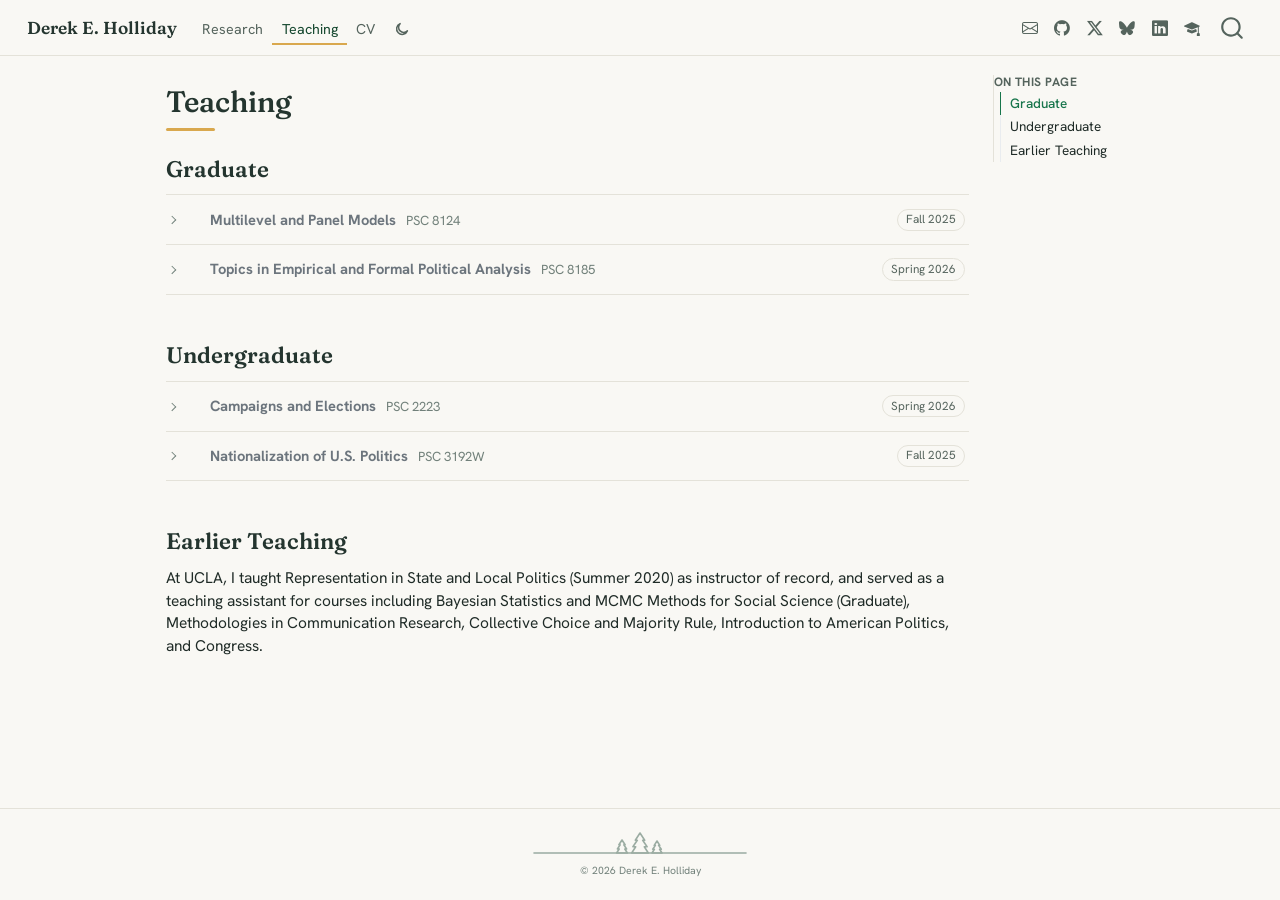
<file: docs/teaching.html>
<!DOCTYPE html>
<html xmlns="http://www.w3.org/1999/xhtml" lang="en" xml:lang="en"><head>

<meta charset="utf-8">
<meta name="generator" content="quarto-1.9.38">

<meta name="viewport" content="width=device-width, initial-scale=1.0, user-scalable=yes">


<title>Teaching – Derek E. Holliday</title>
<style>
/* Default styles provided by pandoc.
** See https://pandoc.org/MANUAL.html#variables-for-html for config info.
*/
code{white-space: pre-wrap;}
span.smallcaps{font-variant: small-caps;}
div.columns{display: flex; gap: min(4vw, 1.5em);}
div.column{flex: auto; overflow-x: auto;}
div.hanging-indent{margin-left: 1.5em; text-indent: -1.5em;}
ul.task-list{list-style: none;}
ul.task-list li input[type="checkbox"] {
  width: 0.8em;
  margin: 0 0.8em 0.2em -1em; /* quarto-specific, see https://github.com/quarto-dev/quarto-cli/issues/4556 */ 
  vertical-align: middle;
}
</style>


<script src="site_libs/quarto-nav/quarto-nav.js"></script>
<script src="site_libs/quarto-nav/headroom.min.js"></script>
<script src="site_libs/clipboard/clipboard.min.js"></script>
<script src="site_libs/quarto-search/autocomplete.umd.js"></script>
<script src="site_libs/quarto-search/fuse.min.js"></script>
<script src="site_libs/quarto-search/quarto-search.js"></script>
<meta name="quarto:offset" content="./">
<link href="./favicon.svg" rel="icon" type="image/svg+xml">
<script src="site_libs/quarto-html/quarto.js" type="module"></script>
<script src="site_libs/quarto-html/tabsets/tabsets.js" type="module"></script>
<script src="site_libs/quarto-html/popper.min.js"></script>
<script src="site_libs/quarto-html/tippy.umd.min.js"></script>
<link href="site_libs/quarto-html/tippy.css" rel="stylesheet">
<link href="site_libs/quarto-html/quarto-syntax-highlighting-949ceaa56ea364b0f0e87398b301f850.css" rel="stylesheet" class="quarto-color-scheme" id="quarto-text-highlighting-styles">
<link href="site_libs/quarto-html/quarto-syntax-highlighting-dark-6af6b1ed15c77f19e211377a8beffc89.css" rel="stylesheet" class="quarto-color-scheme quarto-color-alternate" id="quarto-text-highlighting-styles">
<link href="site_libs/quarto-html/quarto-syntax-highlighting-949ceaa56ea364b0f0e87398b301f850.css" rel="stylesheet" class="quarto-color-scheme-extra" id="quarto-text-highlighting-styles">
<script src="site_libs/bootstrap/bootstrap.min.js"></script>
<link href="site_libs/bootstrap/bootstrap-icons.css" rel="stylesheet">
<link href="site_libs/bootstrap/bootstrap-f4daa3d62e4de1dcaf8e4707128598a7.min.css" rel="stylesheet" append-hash="true" class="quarto-color-scheme" id="quarto-bootstrap" data-mode="light">
<link href="site_libs/bootstrap/bootstrap-dark-1b757f4082988d50af8f5d664a171cd3.min.css" rel="stylesheet" append-hash="true" class="quarto-color-scheme quarto-color-alternate" id="quarto-bootstrap" data-mode="dark">
<link href="site_libs/bootstrap/bootstrap-f4daa3d62e4de1dcaf8e4707128598a7.min.css" rel="stylesheet" append-hash="true" class="quarto-color-scheme-extra" id="quarto-bootstrap" data-mode="light">
<script id="quarto-search-options" type="application/json">{
  "location": "navbar",
  "copy-button": false,
  "collapse-after": 3,
  "panel-placement": "end",
  "type": "overlay",
  "limit": 50,
  "keyboard-shortcut": [
    "f",
    "/",
    "s"
  ],
  "show-item-context": false,
  "language": {
    "search-no-results-text": "No results",
    "search-matching-documents-text": "matching documents",
    "search-copy-link-title": "Copy link to search",
    "search-hide-matches-text": "Hide additional matches",
    "search-more-match-text": "more match in this document",
    "search-more-matches-text": "more matches in this document",
    "search-clear-button-title": "Clear",
    "search-text-placeholder": "",
    "search-detached-cancel-button-title": "Cancel",
    "search-submit-button-title": "Submit",
    "search-label": "Search"
  }
}</script>
<script async="" src="https://www.googletagmanager.com/gtag/js?id=G-FPCYV6SXD6"></script>

<script type="text/javascript">

window.dataLayer = window.dataLayer || [];
function gtag(){dataLayer.push(arguments);}
gtag('js', new Date());
gtag('config', 'G-FPCYV6SXD6', { 'anonymize_ip': true});
</script>
<style>html{ scroll-behavior: smooth; }</style>


</head>

<body class="nav-fixed quarto-light"><script id="quarto-html-before-body" type="application/javascript">
    const toggleBodyColorMode = (bsSheetEl) => {
      const mode = bsSheetEl.getAttribute("data-mode");
      const bodyEl = window.document.querySelector("body");
      if (mode === "dark") {
        bodyEl.classList.add("quarto-dark");
        bodyEl.classList.remove("quarto-light");
      } else {
        bodyEl.classList.add("quarto-light");
        bodyEl.classList.remove("quarto-dark");
      }
    }
    const toggleBodyColorPrimary = () => {
      const bsSheetEl = window.document.querySelector("link#quarto-bootstrap:not([rel=disabled-stylesheet])");
      if (bsSheetEl) {
        toggleBodyColorMode(bsSheetEl);
      }
    }
    const setColorSchemeToggle = (alternate) => {
      const toggles = window.document.querySelectorAll('.quarto-color-scheme-toggle');
      for (let i=0; i < toggles.length; i++) {
        const toggle = toggles[i];
        if (toggle) {
          if (alternate) {
            toggle.classList.add("alternate");
          } else {
            toggle.classList.remove("alternate");
          }
        }
      }
    };
    const toggleColorMode = (alternate) => {
      // Switch the stylesheets
      const primaryStylesheets = window.document.querySelectorAll('link.quarto-color-scheme:not(.quarto-color-alternate)');
      const alternateStylesheets = window.document.querySelectorAll('link.quarto-color-scheme.quarto-color-alternate');
      manageTransitions('#quarto-margin-sidebar .nav-link', false);
      if (alternate) {
        // note: dark is layered on light, we don't disable primary!
        enableStylesheet(alternateStylesheets);
        for (const sheetNode of alternateStylesheets) {
          if (sheetNode.id === "quarto-bootstrap") {
            toggleBodyColorMode(sheetNode);
          }
        }
      } else {
        disableStylesheet(alternateStylesheets);
        enableStylesheet(primaryStylesheets)
        toggleBodyColorPrimary();
      }
      manageTransitions('#quarto-margin-sidebar .nav-link', true);
      // Switch the toggles
      setColorSchemeToggle(alternate)
      // Hack to workaround the fact that safari doesn't
      // properly recolor the scrollbar when toggling (#1455)
      if (navigator.userAgent.indexOf('Safari') > 0 && navigator.userAgent.indexOf('Chrome') == -1) {
        manageTransitions("body", false);
        window.scrollTo(0, 1);
        setTimeout(() => {
          window.scrollTo(0, 0);
          manageTransitions("body", true);
        }, 40);
      }
    }
    const disableStylesheet = (stylesheets) => {
      for (let i=0; i < stylesheets.length; i++) {
        const stylesheet = stylesheets[i];
        stylesheet.rel = 'disabled-stylesheet';
      }
    }
    const enableStylesheet = (stylesheets) => {
      for (let i=0; i < stylesheets.length; i++) {
        const stylesheet = stylesheets[i];
        if(stylesheet.rel !== 'stylesheet') { // for Chrome, which will still FOUC without this check
          stylesheet.rel = 'stylesheet';
        }
      }
    }
    const manageTransitions = (selector, allowTransitions) => {
      const els = window.document.querySelectorAll(selector);
      for (let i=0; i < els.length; i++) {
        const el = els[i];
        if (allowTransitions) {
          el.classList.remove('notransition');
        } else {
          el.classList.add('notransition');
        }
      }
    }
    const isFileUrl = () => {
      return window.location.protocol === 'file:';
    }
    const hasAlternateSentinel = () => {
      let styleSentinel = getColorSchemeSentinel();
      if (styleSentinel !== null) {
        return styleSentinel === "alternate";
      } else {
        return false;
      }
    }
    const setStyleSentinel = (alternate) => {
      const value = alternate ? "alternate" : "default";
      if (!isFileUrl()) {
        window.localStorage.setItem("quarto-color-scheme", value);
      } else {
        localAlternateSentinel = value;
      }
    }
    const getColorSchemeSentinel = () => {
      if (!isFileUrl()) {
        const storageValue = window.localStorage.getItem("quarto-color-scheme");
        return storageValue != null ? storageValue : localAlternateSentinel;
      } else {
        return localAlternateSentinel;
      }
    }
    const toggleGiscusIfUsed = (isAlternate, darkModeDefault) => {
      const baseTheme = document.querySelector('#giscus-base-theme')?.value ?? 'light';
      const alternateTheme = document.querySelector('#giscus-alt-theme')?.value ?? 'dark';
      let newTheme = '';
      if(authorPrefersDark) {
        newTheme = isAlternate ? baseTheme : alternateTheme;
      } else {
        newTheme = isAlternate ? alternateTheme : baseTheme;
      }
      const changeGiscusTheme = () => {
        // From: https://github.com/giscus/giscus/issues/336
        const sendMessage = (message) => {
          const iframe = document.querySelector('iframe.giscus-frame');
          if (!iframe) return;
          iframe.contentWindow.postMessage({ giscus: message }, 'https://giscus.app');
        }
        sendMessage({
          setConfig: {
            theme: newTheme
          }
        });
      }
      const isGiscussLoaded = window.document.querySelector('iframe.giscus-frame') !== null;
      if (isGiscussLoaded) {
        changeGiscusTheme();
      }
    };
    const authorPrefersDark = false;
    const queryPrefersDark = window.matchMedia('(prefers-color-scheme: dark)');
    const darkModeDefault = queryPrefersDark.matches;
      document.querySelector('link#quarto-text-highlighting-styles.quarto-color-scheme-extra').rel = 'disabled-stylesheet';
      document.querySelector('link#quarto-bootstrap.quarto-color-scheme-extra').rel = 'disabled-stylesheet';
    let localAlternateSentinel = darkModeDefault ? 'alternate' : 'default';
    // Dark / light mode switch
    window.quartoToggleColorScheme = () => {
      // Read the current dark / light value
      let toAlternate = !hasAlternateSentinel();
      toggleColorMode(toAlternate);
      setStyleSentinel(toAlternate);
      toggleGiscusIfUsed(toAlternate, darkModeDefault);
      window.dispatchEvent(new Event('resize'));
    };
    queryPrefersDark.addEventListener("change", e => {
      if(window.localStorage.getItem("quarto-color-scheme") !== null)
        return;
      const alternate = e.matches
      toggleColorMode(alternate);
      localAlternateSentinel = e.matches ? 'alternate' : 'default'; // this is used alongside local storage!
      toggleGiscusIfUsed(alternate, darkModeDefault);
    });
    // Switch to dark mode if need be
    if (hasAlternateSentinel()) {
      toggleColorMode(true);
    } else {
      toggleColorMode(false);
    }
  </script>

<div id="quarto-search-results"></div>
  <header id="quarto-header" class="headroom fixed-top">
    <nav class="navbar navbar-expand-lg " data-bs-theme="dark">
      <div class="navbar-container container-fluid">
      <div class="navbar-brand-container mx-auto">
    <a class="navbar-brand" href="./index.html">
    <span class="navbar-title">Derek E. Holliday</span>
    </a>
  </div>
            <div id="quarto-search" class="" title="Search"></div>
          <button class="navbar-toggler" type="button" data-bs-toggle="collapse" data-bs-target="#navbarCollapse" aria-controls="navbarCollapse" role="menu" aria-expanded="false" aria-label="Toggle navigation" onclick="if (window.quartoToggleHeadroom) { window.quartoToggleHeadroom(); }">
  <span class="navbar-toggler-icon"></span>
</button>
          <div class="collapse navbar-collapse" id="navbarCollapse">
            <ul class="navbar-nav navbar-nav-scroll me-auto">
  <li class="nav-item">
    <a class="nav-link" href="./research.html"> 
<span class="menu-text">Research</span></a>
  </li>  
  <li class="nav-item">
    <a class="nav-link active" href="./teaching.html" aria-current="page"> 
<span class="menu-text">Teaching</span></a>
  </li>  
  <li class="nav-item">
    <a class="nav-link" href="./cv.html"> 
<span class="menu-text">CV</span></a>
  </li>  
</ul>
            <ul class="navbar-nav navbar-nav-scroll ms-auto">
  <li class="nav-item compact">
    <a class="nav-link" href="mailto:derek.holliday@gwu.edu"> <i class="bi bi-envelope" role="img" aria-label="Email">
</i> 
<span class="menu-text"></span></a>
  </li>  
  <li class="nav-item compact">
    <a class="nav-link" href="https://github.com/deholliday"> <i class="bi bi-github" role="img" aria-label="GitHub">
</i> 
<span class="menu-text"></span></a>
  </li>  
  <li class="nav-item compact">
    <a class="nav-link" href="https://twitter.com/d_e_holliday"> <i class="bi bi-twitter-x" role="img" aria-label="X">
</i> 
<span class="menu-text"></span></a>
  </li>  
  <li class="nav-item compact">
    <a class="nav-link" href="https://bsky.app/profile/derekholliday.com"> <i class="bi bi-bluesky" role="img" aria-label="Bluesky">
</i> 
<span class="menu-text"></span></a>
  </li>  
  <li class="nav-item compact">
    <a class="nav-link" href="https://www.linkedin.com/in/derekholliday"> <i class="bi bi-linkedin" role="img" aria-label="LinkedIn">
</i> 
<span class="menu-text"></span></a>
  </li>  
  <li class="nav-item compact">
    <a class="nav-link" href="https://scholar.google.com/citations?user=XGtWgEwAAAAJ&amp;hl=en"> <i class="bi bi-mortarboard-fill" role="img" aria-label="Google Scholar">
</i> 
<span class="menu-text"></span></a>
  </li>  
</ul>
          </div> <!-- /navcollapse -->
            <div class="quarto-navbar-tools">
  <a href="" class="quarto-color-scheme-toggle quarto-navigation-tool  px-1" onclick="window.quartoToggleColorScheme(); return false;" title="Toggle dark mode"><i class="bi"></i></a>
</div>
      </div> <!-- /container-fluid -->
    </nav>
</header>
<!-- content -->
<div id="quarto-content" class="quarto-container page-columns page-rows-contents page-layout-article page-navbar">
<!-- sidebar -->
<!-- margin-sidebar -->
    <div id="quarto-margin-sidebar" class="sidebar margin-sidebar">
        <nav id="TOC" role="doc-toc" class="toc-active">
    <h2 id="toc-title">On this page</h2>
   
  <ul>
  <li><a href="#graduate" id="toc-graduate" class="nav-link active" data-scroll-target="#graduate">Graduate</a></li>
  <li><a href="#undergraduate" id="toc-undergraduate" class="nav-link" data-scroll-target="#undergraduate">Undergraduate</a></li>
  <li><a href="#earlier-teaching" id="toc-earlier-teaching" class="nav-link" data-scroll-target="#earlier-teaching">Earlier Teaching</a></li>
  </ul>
</nav>
    </div>
<!-- main -->
<main class="content" id="quarto-document-content">


<header id="title-block-header" class="quarto-title-block default">
<div class="quarto-title">
<h1 class="title">Teaching</h1>
</div>



<div class="quarto-title-meta">

    
  
    
  </div>
  


</header>


<section id="graduate" class="level2">
<h2 data-anchor-id="graduate">Graduate</h2>
<div class="pub-list">
<details class="pub course" data-title="Multilevel and Panel Models">
<summary>
<div class="pub-row">
<span class="pub-num"></span>
<div class="pub-cite">
<strong>Multilevel and Panel Models</strong> <span class="course-code">PSC 8124</span>
</div>
<div class="pub-side">
<span class="course-term">Fall 2025</span>
</div>
</div>
</summary>
<div class="pub-body">
<div class="pub-abstract">
<span class="pub-abstract-label">Course Description</span>
<p>
This course will prepare students to develop and utilize models deployed using multilevel and panel data. Such data involve several units of analysis nested within each other, requiring specialized tools for valid inference. For example, voters are nested within districts in a two-level hierarchical structure, or students within classrooms within schools in a three-level structure. Panel data are a specialized subset of hierarchical structures (concerning the nesting of units and time). We will focus on descriptive applications of multilevel models in the first half of the course, with the second oriented around causal inference.
</p>
</div>
<div class="course-side">
<ul class="course-facts">
<li>
Graduate seminar
</li>
<li>
The George Washington University
</li>
<li>
Taught: Fall 2025
</li>
</ul>
<a class="syllabus-btn" href="syllabi/syllabus_multilevel_2025.pdf" target="_blank" rel="noopener">Syllabus (PDF)</a>
</div>
</div>
</details>
<details class="pub course" data-title="Topics in Empirical and Formal Political Analysis">
<summary>
<div class="pub-row">
<span class="pub-num"></span>
<div class="pub-cite">
<strong>Topics in Empirical and Formal Political Analysis</strong> <span class="course-code">PSC 8185</span>
</div>
<div class="pub-side">
<span class="course-term">Spring 2026</span>
</div>
</div>
</summary>
<div class="pub-body">
<div class="pub-abstract">
<span class="pub-abstract-label">Course Description</span>
<p>
Political science (and social science more generally) increasingly requires substantial technical skills to ingest and analyze large quantities of novel data. In this course, we will hone those technical skills through three unique but mutually reinforcing modules: (1) data management, (2) statistical learning, and (3) text-as-data. Our unifying theme will be that of measurement: how can we take noisy, messy inputs and transform them into meaningful indicators of theoretical concepts of interest.
</p>
</div>
<div class="course-side">
<ul class="course-facts">
<li>
Graduate seminar
</li>
<li>
The George Washington University
</li>
<li>
Taught: Spring 2026
</li>
</ul>
<a class="syllabus-btn" href="syllabi/syllabus_topics_2026.pdf" target="_blank" rel="noopener">Syllabus (PDF)</a>
</div>
</div>
</details>
</div>
</section>
<section id="undergraduate" class="level2">
<h2 data-anchor-id="undergraduate">Undergraduate</h2>
<div class="pub-list">
<details class="pub course" data-title="Campaigns and Elections">
<summary>
<div class="pub-row">
<span class="pub-num"></span>
<div class="pub-cite">
<strong>Campaigns and Elections</strong> <span class="course-code">PSC 2223</span>
</div>
<div class="pub-side">
<span class="course-term">Spring 2026</span>
</div>
</div>
</summary>
<div class="pub-body">
<div class="pub-abstract">
<span class="pub-abstract-label">Course Description</span>
<p class="course-epigraph">
“Democracy is a system in which parties lose elections.” — Adam Przeworski
</p>
<p>
This course will explore such a system: how candidates and parties come to lose (and occasionally win) elections, with an emphasis on congressional and presidential campaigns. We will explore macro-level determinants of electoral outcomes, as well as political behavior of individual Americans. Each week covers a different topic, with readings designed to highlight controversies or debates in the political science literature.
</p>
</div>
<div class="course-side">
<ul class="course-facts">
<li>
Undergraduate lecture
</li>
<li>
The George Washington University
</li>
<li>
Taught: Spring 2026
</li>
</ul>
<a class="syllabus-btn" href="syllabi/syllabus_campaigns_2026.pdf" target="_blank" rel="noopener">Syllabus (PDF)</a>
</div>
</div>
</details>
<details class="pub course" data-title="Nationalization of U.S. Politics">
<summary>
<div class="pub-row">
<span class="pub-num"></span>
<div class="pub-cite">
<strong>Nationalization of U.S. Politics</strong> <span class="course-code">PSC 3192W</span>
</div>
<div class="pub-side">
<span class="course-term">Fall 2025</span>
</div>
</div>
</summary>
<div class="pub-body">
<div class="pub-abstract">
<span class="pub-abstract-label">Course Description</span>
<p>
This course will cover a topic of increasing salience in American politics: the “nationalization” of state and local political processes and behavior. What “nationalization” entails is still a topic of active debate, but descriptions typically suggest the phenomenon involves national-level political topics, debates, and divisions influencing institutions, attitudes, and behavior in lower levels of government. Such nationalization touches on core features of American politics: partisanship, federalism, representation, and more. In this course, we will engage with contemporary issues and research related to nationalization and its downstream consequences, and in doing so will gain a deeper understanding of American state and local government.
</p>
</div>
<div class="course-side">
<ul class="course-facts">
<li>
Undergraduate writing-intensive seminar
</li>
<li>
The George Washington University
</li>
<li>
Taught: Fall 2025
</li>
</ul>
<a class="syllabus-btn" href="syllabi/syllabus_nationalization_2025.pdf" target="_blank" rel="noopener">Syllabus (PDF)</a>
</div>
</div>
</details>
</div>
</section>
<section id="earlier-teaching" class="level2">
<h2 data-anchor-id="earlier-teaching">Earlier Teaching</h2>
<p>At UCLA, I taught Representation in State and Local Politics (Summer 2020) as instructor of record, and served as a teaching assistant for courses including Bayesian Statistics and MCMC Methods for Social Science (Graduate), Methodologies in Communication Research, Collective Choice and Majority Rule, Introduction to American Politics, and Congress.</p>


</section>

</main> <!-- /main -->
<script>
// Navbar behaviors: responsive placement of the light/dark toggle, its
// tooltip, the crossfade on theme swap, and the External Profiles subheader
// in the collapsed menu. Companion styles live in holliday-site.scss.
(function () {
  var t;
  function fade() {
    var root = document.documentElement;
    root.classList.add("theme-fading");
    clearTimeout(t);
    t = setTimeout(function () { root.classList.remove("theme-fading"); }, 500);
  }
  function label() {
    var el = document.querySelector(".quarto-color-scheme-toggle");
    if (!el) return;
    var name = el.classList.contains("alternate")
      ? "Switch to light mode" : "Switch to dark mode";
    el.setAttribute("title", name);
    el.setAttribute("aria-label", name);
  }
  // runs in the capture phase so the class is on before Quarto swaps stylesheets
  document.addEventListener("click", function (e) {
    if (e.target.closest && e.target.closest(".quarto-color-scheme-toggle")) {
      fade();
      setTimeout(label, 50); // after Quarto flips the .alternate class
    }
  }, true);
  // also fade when the OS scheme flips under respect-user-color-scheme
  if (window.matchMedia) {
    try {
      window.matchMedia("(prefers-color-scheme: dark)").addEventListener("change", fade);
    } catch (err) { /* older Safari: no fade on OS flips, toggle still fades */ }
  }

  // toggle placement: beside the nav links on wide screens; back in the
  // always-visible tools slot (next to search) when the navbar collapses
  var tools = document.querySelector(".navbar .quarto-navbar-tools");
  var toggle = tools && tools.querySelector(".quarto-color-scheme-toggle");
  var leftNav = document.querySelector(".navbar #navbarCollapse .navbar-nav.me-auto");
  var wide = window.matchMedia("(min-width: 992px)");
  var li = null;
  function placeToggle() {
    if (!toggle || !leftNav) return;
    if (wide.matches) {
      if (!li) {
        li = document.createElement("li");
        li.className = "nav-item nav-item-theme-toggle";
      }
      li.appendChild(toggle);
      leftNav.appendChild(li);
    } else {
      tools.appendChild(toggle);
      if (li && li.parentNode) li.parentNode.removeChild(li);
    }
  }
  placeToggle();
  try { wide.addEventListener("change", placeToggle); }
  catch (err) { window.addEventListener("resize", placeToggle); }

  // collapsed menu: caption the social-icon row (hidden on wide screens)
  var rightNav = document.querySelector(".navbar #navbarCollapse .navbar-nav.ms-auto");
  if (rightNav) {
    var header = document.createElement("li");
    header.className = "nav-item profiles-header d-lg-none";
    header.textContent = "External Profiles";
    rightNav.insertBefore(header, rightNav.firstChild);
  }

  label();
})();
</script>
<script id="quarto-html-after-body" type="application/javascript">
  window.document.addEventListener("DOMContentLoaded", function (event) {
    // Ensure there is a toggle, if there isn't float one in the top right
    if (window.document.querySelector('.quarto-color-scheme-toggle') === null) {
      const a = window.document.createElement('a');
      a.classList.add('top-right');
      a.classList.add('quarto-color-scheme-toggle');
      a.href = "";
      a.onclick = function() { try { window.quartoToggleColorScheme(); } catch {} return false; };
      const i = window.document.createElement("i");
      i.classList.add('bi');
      a.appendChild(i);
      window.document.body.appendChild(a);
    }
    setColorSchemeToggle(hasAlternateSentinel())
    const isCodeAnnotation = (el) => {
      for (const clz of el.classList) {
        if (clz.startsWith('code-annotation-')) {                     
          return true;
        }
      }
      return false;
    }
    const onCopySuccess = function(e) {
      // button target
      const button = e.trigger;
      // don't keep focus
      button.blur();
      // flash "checked"
      button.classList.add('code-copy-button-checked');
      var currentTitle = button.getAttribute("title");
      button.setAttribute("title", "Copied!");
      let tooltip;
      if (window.bootstrap) {
        button.setAttribute("data-bs-toggle", "tooltip");
        button.setAttribute("data-bs-placement", "left");
        button.setAttribute("data-bs-title", "Copied!");
        tooltip = new bootstrap.Tooltip(button, 
          { trigger: "manual", 
            customClass: "code-copy-button-tooltip",
            offset: [0, -8]});
        tooltip.show();    
      }
      setTimeout(function() {
        if (tooltip) {
          tooltip.hide();
          button.removeAttribute("data-bs-title");
          button.removeAttribute("data-bs-toggle");
          button.removeAttribute("data-bs-placement");
        }
        button.setAttribute("title", currentTitle);
        button.classList.remove('code-copy-button-checked');
      }, 1000);
      // clear code selection
      e.clearSelection();
    }
    const getTextToCopy = function(trigger) {
      const outerScaffold = trigger.parentElement.cloneNode(true);
      const codeEl = outerScaffold.querySelector('code');
      for (const childEl of codeEl.children) {
        if (isCodeAnnotation(childEl)) {
          childEl.remove();
        }
      }
      return codeEl.innerText;
    }
    const clipboard = new window.ClipboardJS('.code-copy-button:not([data-in-quarto-modal])', {
      text: getTextToCopy
    });
    clipboard.on('success', onCopySuccess);
    if (window.document.getElementById('quarto-embedded-source-code-modal')) {
      const clipboardModal = new window.ClipboardJS('.code-copy-button[data-in-quarto-modal]', {
        text: getTextToCopy,
        container: window.document.getElementById('quarto-embedded-source-code-modal')
      });
      clipboardModal.on('success', onCopySuccess);
    }
      var localhostRegex = new RegExp(/^(?:http|https):\/\/localhost\:?[0-9]*\//);
      var mailtoRegex = new RegExp(/^mailto:/);
        var filterRegex = new RegExp("https:\/\/derekholliday\.com");
      var isInternal = (href) => {
          return filterRegex.test(href) || localhostRegex.test(href) || mailtoRegex.test(href);
      }
      // Inspect non-navigation links and adorn them if external
     var links = window.document.querySelectorAll('a[href]:not(.nav-link):not(.navbar-brand):not(.toc-action):not(.sidebar-link):not(.sidebar-item-toggle):not(.pagination-link):not(.no-external):not([aria-hidden]):not(.dropdown-item):not(.quarto-navigation-tool):not(.about-link)');
      for (var i=0; i<links.length; i++) {
        const link = links[i];
        if (!isInternal(link.href)) {
          // undo the damage that might have been done by quarto-nav.js in the case of
          // links that we want to consider external
          if (link.dataset.originalHref !== undefined) {
            link.href = link.dataset.originalHref;
          }
            // target, if specified
            link.setAttribute("target", "_blank");
            if (link.getAttribute("rel") === null) {
              link.setAttribute("rel", "noopener");
            }
        }
      }
    function tippyHover(el, contentFn, onTriggerFn, onUntriggerFn) {
      const config = {
        allowHTML: true,
        maxWidth: 500,
        delay: 100,
        arrow: false,
        appendTo: function(el) {
            return el.parentElement;
        },
        interactive: true,
        interactiveBorder: 10,
        theme: 'quarto',
        placement: 'bottom-start',
      };
      if (contentFn) {
        config.content = contentFn;
      }
      if (onTriggerFn) {
        config.onTrigger = onTriggerFn;
      }
      if (onUntriggerFn) {
        config.onUntrigger = onUntriggerFn;
      }
      window.tippy(el, config); 
    }
    const noterefs = window.document.querySelectorAll('a[role="doc-noteref"]');
    for (var i=0; i<noterefs.length; i++) {
      const ref = noterefs[i];
      tippyHover(ref, function() {
        // use id or data attribute instead here
        let href = ref.getAttribute('data-footnote-href') || ref.getAttribute('href');
        try { href = new URL(href).hash; } catch {}
        const id = href.replace(/^#\/?/, "");
        const note = window.document.getElementById(id);
        if (note) {
          return note.innerHTML;
        } else {
          return "";
        }
      });
    }
    const xrefs = window.document.querySelectorAll('a.quarto-xref');
    const processXRef = (id, note) => {
      // Strip column container classes
      const stripColumnClz = (el) => {
        el.classList.remove("page-full", "page-columns");
        if (el.children) {
          for (const child of el.children) {
            stripColumnClz(child);
          }
        }
      }
      stripColumnClz(note)
      if (id === null || id.startsWith('sec-')) {
        // Special case sections, only their first couple elements
        const container = document.createElement("div");
        if (note.children && note.children.length > 2) {
          container.appendChild(note.children[0].cloneNode(true));
          for (let i = 1; i < note.children.length; i++) {
            const child = note.children[i];
            if (child.tagName === "P" && child.innerText === "") {
              continue;
            } else {
              container.appendChild(child.cloneNode(true));
              break;
            }
          }
          if (window.Quarto?.typesetMath) {
            window.Quarto.typesetMath(container);
          }
          return container.innerHTML
        } else {
          if (window.Quarto?.typesetMath) {
            window.Quarto.typesetMath(note);
          }
          return note.innerHTML;
        }
      } else {
        // Remove any anchor links if they are present
        const anchorLink = note.querySelector('a.anchorjs-link');
        if (anchorLink) {
          anchorLink.remove();
        }
        if (window.Quarto?.typesetMath) {
          window.Quarto.typesetMath(note);
        }
        if (note.classList.contains("callout")) {
          return note.outerHTML;
        } else {
          return note.innerHTML;
        }
      }
    }
    for (var i=0; i<xrefs.length; i++) {
      const xref = xrefs[i];
      tippyHover(xref, undefined, function(instance) {
        instance.disable();
        let url = xref.getAttribute('href');
        let hash = undefined; 
        if (url.startsWith('#')) {
          hash = url;
        } else {
          try { hash = new URL(url).hash; } catch {}
        }
        if (hash) {
          const id = hash.replace(/^#\/?/, "");
          const note = window.document.getElementById(id);
          if (note !== null) {
            try {
              const html = processXRef(id, note.cloneNode(true));
              instance.setContent(html);
            } finally {
              instance.enable();
              instance.show();
            }
          } else {
            // See if we can fetch this
            fetch(url.split('#')[0])
            .then(res => res.text())
            .then(html => {
              const parser = new DOMParser();
              const htmlDoc = parser.parseFromString(html, "text/html");
              const note = htmlDoc.getElementById(id);
              if (note !== null) {
                const html = processXRef(id, note);
                instance.setContent(html);
              } 
            }).finally(() => {
              instance.enable();
              instance.show();
            });
          }
        } else {
          // See if we can fetch a full url (with no hash to target)
          // This is a special case and we should probably do some content thinning / targeting
          fetch(url)
          .then(res => res.text())
          .then(html => {
            const parser = new DOMParser();
            const htmlDoc = parser.parseFromString(html, "text/html");
            const note = htmlDoc.querySelector('main.content');
            if (note !== null) {
              // This should only happen for chapter cross references
              // (since there is no id in the URL)
              // remove the first header
              if (note.children.length > 0 && note.children[0].tagName === "HEADER") {
                note.children[0].remove();
              }
              const html = processXRef(null, note);
              instance.setContent(html);
            } 
          }).finally(() => {
            instance.enable();
            instance.show();
          });
        }
      }, function(instance) {
      });
    }
        let selectedAnnoteEl;
        const selectorForAnnotation = ( cell, annotation) => {
          let cellAttr = 'data-code-cell="' + cell + '"';
          let lineAttr = 'data-code-annotation="' +  annotation + '"';
          const selector = 'span[' + cellAttr + '][' + lineAttr + ']';
          return selector;
        }
        const selectCodeLines = (annoteEl) => {
          const doc = window.document;
          const targetCell = annoteEl.getAttribute("data-target-cell");
          const targetAnnotation = annoteEl.getAttribute("data-target-annotation");
          const annoteSpan = window.document.querySelector(selectorForAnnotation(targetCell, targetAnnotation));
          const lines = annoteSpan.getAttribute("data-code-lines").split(",");
          const lineIds = lines.map((line) => {
            return targetCell + "-" + line;
          })
          let top = null;
          let height = null;
          let parent = null;
          if (lineIds.length > 0) {
              //compute the position of the single el (top and bottom and make a div)
              const el = window.document.getElementById(lineIds[0]);
              top = el.offsetTop;
              height = el.offsetHeight;
              parent = el.parentElement.parentElement;
            if (lineIds.length > 1) {
              const lastEl = window.document.getElementById(lineIds[lineIds.length - 1]);
              const bottom = lastEl.offsetTop + lastEl.offsetHeight;
              height = bottom - top;
            }
            if (top !== null && height !== null && parent !== null) {
              // cook up a div (if necessary) and position it 
              let div = window.document.getElementById("code-annotation-line-highlight");
              if (div === null) {
                div = window.document.createElement("div");
                div.setAttribute("id", "code-annotation-line-highlight");
                div.style.position = 'absolute';
                parent.appendChild(div);
              }
              div.style.top = top - 2 + "px";
              div.style.height = height + 4 + "px";
              div.style.left = 0;
              let gutterDiv = window.document.getElementById("code-annotation-line-highlight-gutter");
              if (gutterDiv === null) {
                gutterDiv = window.document.createElement("div");
                gutterDiv.setAttribute("id", "code-annotation-line-highlight-gutter");
                gutterDiv.style.position = 'absolute';
                const codeCell = window.document.getElementById(targetCell);
                const gutter = codeCell.querySelector('.code-annotation-gutter');
                gutter.appendChild(gutterDiv);
              }
              gutterDiv.style.top = top - 2 + "px";
              gutterDiv.style.height = height + 4 + "px";
            }
            selectedAnnoteEl = annoteEl;
          }
        };
        const unselectCodeLines = () => {
          const elementsIds = ["code-annotation-line-highlight", "code-annotation-line-highlight-gutter"];
          elementsIds.forEach((elId) => {
            const div = window.document.getElementById(elId);
            if (div) {
              div.remove();
            }
          });
          selectedAnnoteEl = undefined;
        };
          // Handle positioning of the toggle
      window.addEventListener(
        "resize",
        throttle(() => {
          elRect = undefined;
          if (selectedAnnoteEl) {
            selectCodeLines(selectedAnnoteEl);
          }
        }, 10)
      );
      function throttle(fn, ms) {
      let throttle = false;
      let timer;
        return (...args) => {
          if(!throttle) { // first call gets through
              fn.apply(this, args);
              throttle = true;
          } else { // all the others get throttled
              if(timer) clearTimeout(timer); // cancel #2
              timer = setTimeout(() => {
                fn.apply(this, args);
                timer = throttle = false;
              }, ms);
          }
        };
      }
        // Attach click handler to the DT
        const annoteDls = window.document.querySelectorAll('dt[data-target-cell]');
        for (const annoteDlNode of annoteDls) {
          annoteDlNode.addEventListener('click', (event) => {
            const clickedEl = event.target;
            if (clickedEl !== selectedAnnoteEl) {
              unselectCodeLines();
              const activeEl = window.document.querySelector('dt[data-target-cell].code-annotation-active');
              if (activeEl) {
                activeEl.classList.remove('code-annotation-active');
              }
              selectCodeLines(clickedEl);
              clickedEl.classList.add('code-annotation-active');
            } else {
              // Unselect the line
              unselectCodeLines();
              clickedEl.classList.remove('code-annotation-active');
            }
          });
        }
    const findCites = (el) => {
      const parentEl = el.parentElement;
      if (parentEl) {
        const cites = parentEl.dataset.cites;
        if (cites) {
          return {
            el,
            cites: cites.split(' ')
          };
        } else {
          return findCites(el.parentElement)
        }
      } else {
        return undefined;
      }
    };
    var bibliorefs = window.document.querySelectorAll('a[role="doc-biblioref"]');
    for (var i=0; i<bibliorefs.length; i++) {
      const ref = bibliorefs[i];
      const citeInfo = findCites(ref);
      if (citeInfo) {
        tippyHover(citeInfo.el, function() {
          var popup = window.document.createElement('div');
          citeInfo.cites.forEach(function(cite) {
            var citeDiv = window.document.createElement('div');
            citeDiv.classList.add('hanging-indent');
            citeDiv.classList.add('csl-entry');
            var biblioDiv = window.document.getElementById('ref-' + cite);
            if (biblioDiv) {
              citeDiv.innerHTML = biblioDiv.innerHTML;
            }
            popup.appendChild(citeDiv);
          });
          return popup.innerHTML;
        });
      }
    }
  });
  </script>
</div> <!-- /content -->
<footer class="footer">
  <div class="nav-footer">
    <div class="nav-footer-left">
      &nbsp;
    </div>   
    <div class="nav-footer-center">
<div class="footer-treeline">
<svg xmlns="http://www.w3.org/2000/svg" viewbox="0 0 220 32" width="220" height="32" fill="none" stroke="currentColor" stroke-width="1.6" stroke-linecap="round" stroke-linejoin="round" role="img" aria-label="">
<path d="M4 27 H216"></path><path d="M110 7 L114.7 14.3 H112.7 L117.1 20.8 H114.3 L118.3 27 H101.7 L105.7 20.8 H102.9 L107.3 14.3 H105.3 Z"></path><path d="M92 14 L95.1 18.8 H93.8 L96.6 23 H94.8 L97.4 27 H86.6 L89.2 23 H87.4 L90.2 18.8 H88.9 Z"></path><path d="M127 15 L129.8 19.4 H128.6 L131.3 23.3 H129.6 L132 27 H122 L124.4 23.3 H122.7 L125.4 19.4 H124.2 Z"></path>
</svg>
</div>
<div class="footer-note">
© 2026 Derek E. Holliday
</div>
</div>
    <div class="nav-footer-right">
      &nbsp;
    </div>
  </div>
</footer>




<script src="site_libs/quarto-html/zenscroll-min.js"></script>
</body></html>
</file>
<file: docs/site_libs/quarto-html/tippy.css>
.tippy-box[data-animation=fade][data-state=hidden]{opacity:0}[data-tippy-root]{max-width:calc(100vw - 10px)}.tippy-box{position:relative;background-color:#333;color:#fff;border-radius:4px;font-size:14px;line-height:1.4;white-space:normal;outline:0;transition-property:transform,visibility,opacity}.tippy-box[data-placement^=top]>.tippy-arrow{bottom:0}.tippy-box[data-placement^=top]>.tippy-arrow:before{bottom:-7px;left:0;border-width:8px 8px 0;border-top-color:initial;transform-origin:center top}.tippy-box[data-placement^=bottom]>.tippy-arrow{top:0}.tippy-box[data-placement^=bottom]>.tippy-arrow:before{top:-7px;left:0;border-width:0 8px 8px;border-bottom-color:initial;transform-origin:center bottom}.tippy-box[data-placement^=left]>.tippy-arrow{right:0}.tippy-box[data-placement^=left]>.tippy-arrow:before{border-width:8px 0 8px 8px;border-left-color:initial;right:-7px;transform-origin:center left}.tippy-box[data-placement^=right]>.tippy-arrow{left:0}.tippy-box[data-placement^=right]>.tippy-arrow:before{left:-7px;border-width:8px 8px 8px 0;border-right-color:initial;transform-origin:center right}.tippy-box[data-inertia][data-state=visible]{transition-timing-function:cubic-bezier(.54,1.5,.38,1.11)}.tippy-arrow{width:16px;height:16px;color:#333}.tippy-arrow:before{content:"";position:absolute;border-color:transparent;border-style:solid}.tippy-content{position:relative;padding:5px 9px;z-index:1}
</file>
<file: docs/site_libs/quarto-html/quarto-syntax-highlighting-949ceaa56ea364b0f0e87398b301f850.css>
/* quarto syntax highlight colors */
:root {
  --quarto-hl-ot-color: #003B4F;
  --quarto-hl-at-color: #657422;
  --quarto-hl-ss-color: #20794D;
  --quarto-hl-an-color: #5E5E5E;
  --quarto-hl-fu-color: #4758AB;
  --quarto-hl-st-color: #20794D;
  --quarto-hl-cf-color: #003B4F;
  --quarto-hl-op-color: #5E5E5E;
  --quarto-hl-er-color: #AD0000;
  --quarto-hl-bn-color: #AD0000;
  --quarto-hl-al-color: #AD0000;
  --quarto-hl-va-color: #111111;
  --quarto-hl-bu-color: inherit;
  --quarto-hl-ex-color: inherit;
  --quarto-hl-pp-color: #AD0000;
  --quarto-hl-in-color: #5E5E5E;
  --quarto-hl-vs-color: #20794D;
  --quarto-hl-wa-color: #5E5E5E;
  --quarto-hl-do-color: #5E5E5E;
  --quarto-hl-im-color: #00769E;
  --quarto-hl-ch-color: #20794D;
  --quarto-hl-dt-color: #AD0000;
  --quarto-hl-fl-color: #AD0000;
  --quarto-hl-co-color: #5E5E5E;
  --quarto-hl-cv-color: #5E5E5E;
  --quarto-hl-cn-color: #8f5902;
  --quarto-hl-sc-color: #5E5E5E;
  --quarto-hl-dv-color: #AD0000;
  --quarto-hl-kw-color: #003B4F;
}

/* other quarto variables */
:root {
  --quarto-font-monospace: "JetBrains Mono", "SF Mono", Menlo, Consolas, monospace;
}

/* syntax highlight based on Pandoc's rules */
pre > code.sourceCode > span {
  color: #003B4F;
}

code.sourceCode > span {
  color: #003B4F;
}

div.sourceCode,
div.sourceCode pre.sourceCode {
  color: #003B4F;
}

/* Normal */
code span {
  color: #003B4F;
}

/* Alert */
code span.al {
  color: #AD0000;
  font-style: inherit;
}

/* Annotation */
code span.an {
  color: #5E5E5E;
  font-style: inherit;
}

/* Attribute */
code span.at {
  color: #657422;
  font-style: inherit;
}

/* BaseN */
code span.bn {
  color: #AD0000;
  font-style: inherit;
}

/* BuiltIn */
code span.bu {
  font-style: inherit;
}

/* ControlFlow */
code span.cf {
  color: #003B4F;
  font-weight: bold;
  font-style: inherit;
}

/* Char */
code span.ch {
  color: #20794D;
  font-style: inherit;
}

/* Constant */
code span.cn {
  color: #8f5902;
  font-style: inherit;
}

/* Comment */
code span.co {
  color: #5E5E5E;
  font-style: inherit;
}

/* CommentVar */
code span.cv {
  color: #5E5E5E;
  font-style: italic;
}

/* Documentation */
code span.do {
  color: #5E5E5E;
  font-style: italic;
}

/* DataType */
code span.dt {
  color: #AD0000;
  font-style: inherit;
}

/* DecVal */
code span.dv {
  color: #AD0000;
  font-style: inherit;
}

/* Error */
code span.er {
  color: #AD0000;
  font-style: inherit;
}

/* Extension */
code span.ex {
  font-style: inherit;
}

/* Float */
code span.fl {
  color: #AD0000;
  font-style: inherit;
}

/* Function */
code span.fu {
  color: #4758AB;
  font-style: inherit;
}

/* Import */
code span.im {
  color: #00769E;
  font-style: inherit;
}

/* Information */
code span.in {
  color: #5E5E5E;
  font-style: inherit;
}

/* Keyword */
code span.kw {
  color: #003B4F;
  font-weight: bold;
  font-style: inherit;
}

/* Operator */
code span.op {
  color: #5E5E5E;
  font-style: inherit;
}

/* Other */
code span.ot {
  color: #003B4F;
  font-style: inherit;
}

/* Preprocessor */
code span.pp {
  color: #AD0000;
  font-style: inherit;
}

/* SpecialChar */
code span.sc {
  color: #5E5E5E;
  font-style: inherit;
}

/* SpecialString */
code span.ss {
  color: #20794D;
  font-style: inherit;
}

/* String */
code span.st {
  color: #20794D;
  font-style: inherit;
}

/* Variable */
code span.va {
  color: #111111;
  font-style: inherit;
}

/* VerbatimString */
code span.vs {
  color: #20794D;
  font-style: inherit;
}

/* Warning */
code span.wa {
  color: #5E5E5E;
  font-style: italic;
}

.prevent-inlining {
  content: "</";
}

/*# sourceMappingURL=b6b92972a6b3a8107b41daaeafe300d7.css.map */
</file>
<file: docs/site_libs/quarto-html/quarto-syntax-highlighting-dark-6af6b1ed15c77f19e211377a8beffc89.css>
/* quarto syntax highlight colors */
:root {
  --quarto-hl-al-color: #f07178;
  --quarto-hl-an-color: #d4d0ab;
  --quarto-hl-at-color: #00e0e0;
  --quarto-hl-bn-color: #d4d0ab;
  --quarto-hl-bu-color: #abe338;
  --quarto-hl-ch-color: #abe338;
  --quarto-hl-co-color: #f8f8f2;
  --quarto-hl-cv-color: #ffd700;
  --quarto-hl-cn-color: #ffd700;
  --quarto-hl-cf-color: #ffa07a;
  --quarto-hl-dt-color: #ffa07a;
  --quarto-hl-dv-color: #d4d0ab;
  --quarto-hl-do-color: #f8f8f2;
  --quarto-hl-er-color: #f07178;
  --quarto-hl-ex-color: #00e0e0;
  --quarto-hl-fl-color: #d4d0ab;
  --quarto-hl-fu-color: #ffa07a;
  --quarto-hl-im-color: #abe338;
  --quarto-hl-in-color: #d4d0ab;
  --quarto-hl-kw-color: #ffa07a;
  --quarto-hl-op-color: #ffa07a;
  --quarto-hl-ot-color: #00e0e0;
  --quarto-hl-pp-color: #dcc6e0;
  --quarto-hl-re-color: #00e0e0;
  --quarto-hl-sc-color: #abe338;
  --quarto-hl-ss-color: #abe338;
  --quarto-hl-st-color: #abe338;
  --quarto-hl-va-color: #00e0e0;
  --quarto-hl-vs-color: #abe338;
  --quarto-hl-wa-color: #dcc6e0;
}

/* other quarto variables */
:root {
  --quarto-font-monospace: "JetBrains Mono", "SF Mono", Menlo, Consolas, monospace;
}

/* syntax highlight based on Pandoc's rules */
pre > code.sourceCode > span {
  color: #f8f8f2;
}

code.sourceCode > span {
  color: #f8f8f2;
}

div.sourceCode,
div.sourceCode pre.sourceCode {
  color: #f8f8f2;
}

/* Normal */
code span {
  color: #f8f8f2;
}

/* Alert */
code span.al {
  color: #f07178;
}

/* Annotation */
code span.an {
  color: #d4d0ab;
}

/* Attribute */
code span.at {
  color: #00e0e0;
}

/* BaseN */
code span.bn {
  color: #d4d0ab;
}

/* BuiltIn */
code span.bu {
  color: #abe338;
}

/* ControlFlow */
code span.cf {
  font-weight: bold;
  color: #ffa07a;
}

/* Char */
code span.ch {
  color: #abe338;
}

/* Constant */
code span.cn {
  color: #ffd700;
}

/* Comment */
code span.co {
  font-style: italic;
  color: #f8f8f2;
}

/* CommentVar */
code span.cv {
  color: #ffd700;
}

/* Documentation */
code span.do {
  color: #f8f8f2;
}

/* DataType */
code span.dt {
  color: #ffa07a;
}

/* DecVal */
code span.dv {
  color: #d4d0ab;
}

/* Error */
code span.er {
  color: #f07178;
  text-decoration: underline;
}

/* Extension */
code span.ex {
  font-weight: bold;
  color: #00e0e0;
}

/* Float */
code span.fl {
  color: #d4d0ab;
}

/* Function */
code span.fu {
  color: #ffa07a;
}

/* Import */
code span.im {
  color: #abe338;
}

/* Information */
code span.in {
  color: #d4d0ab;
}

/* Keyword */
code span.kw {
  font-weight: bold;
  color: #ffa07a;
}

/* Operator */
code span.op {
  color: #ffa07a;
}

/* Other */
code span.ot {
  color: #00e0e0;
}

/* Preprocessor */
code span.pp {
  color: #dcc6e0;
}

/* RegionMarker */
code span.re {
  background-color: #f8f8f2;
  color: #00e0e0;
}

/* SpecialChar */
code span.sc {
  color: #abe338;
}

/* SpecialString */
code span.ss {
  color: #abe338;
}

/* String */
code span.st {
  color: #abe338;
}

/* Variable */
code span.va {
  color: #00e0e0;
}

/* VerbatimString */
code span.vs {
  color: #abe338;
}

/* Warning */
code span.wa {
  color: #dcc6e0;
}

.prevent-inlining {
  content: "</";
}

/*# sourceMappingURL=842d55ee5c4c6fb591babafb44c6ae56.css.map */
</file>
